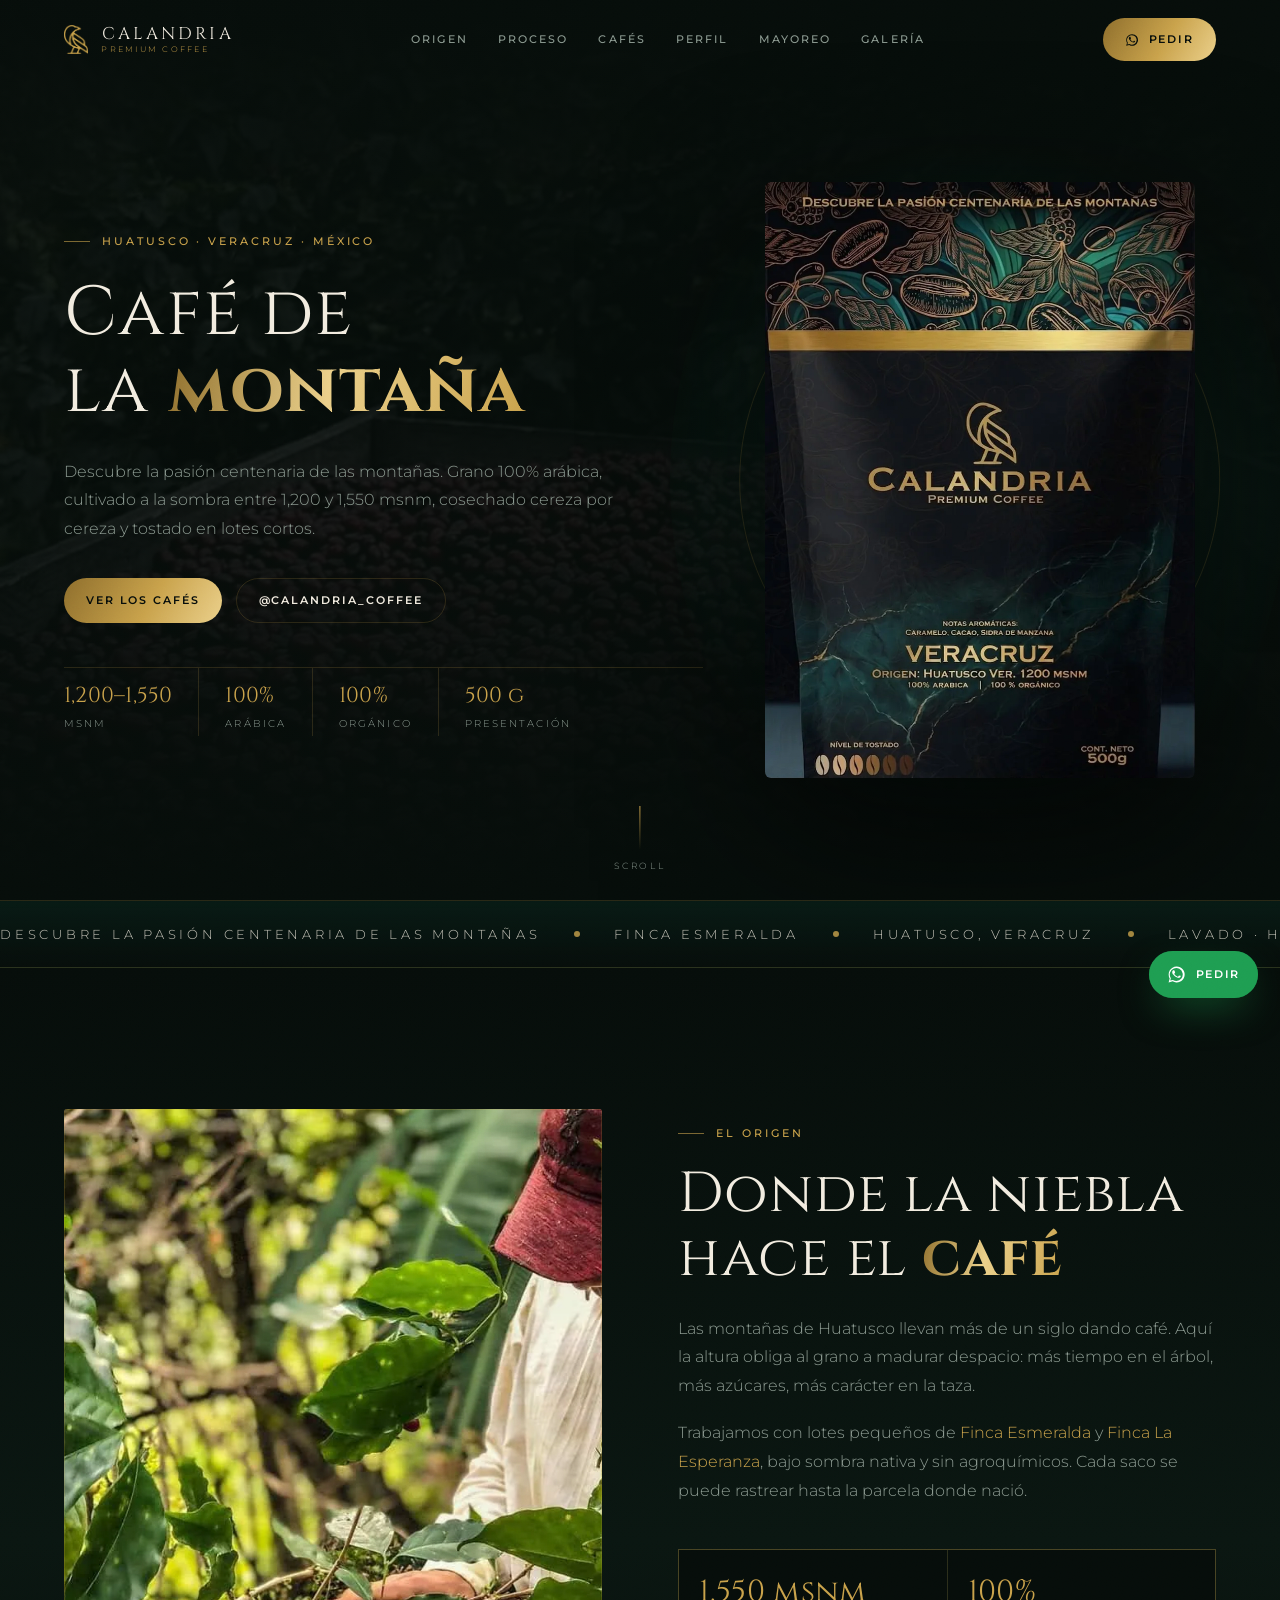
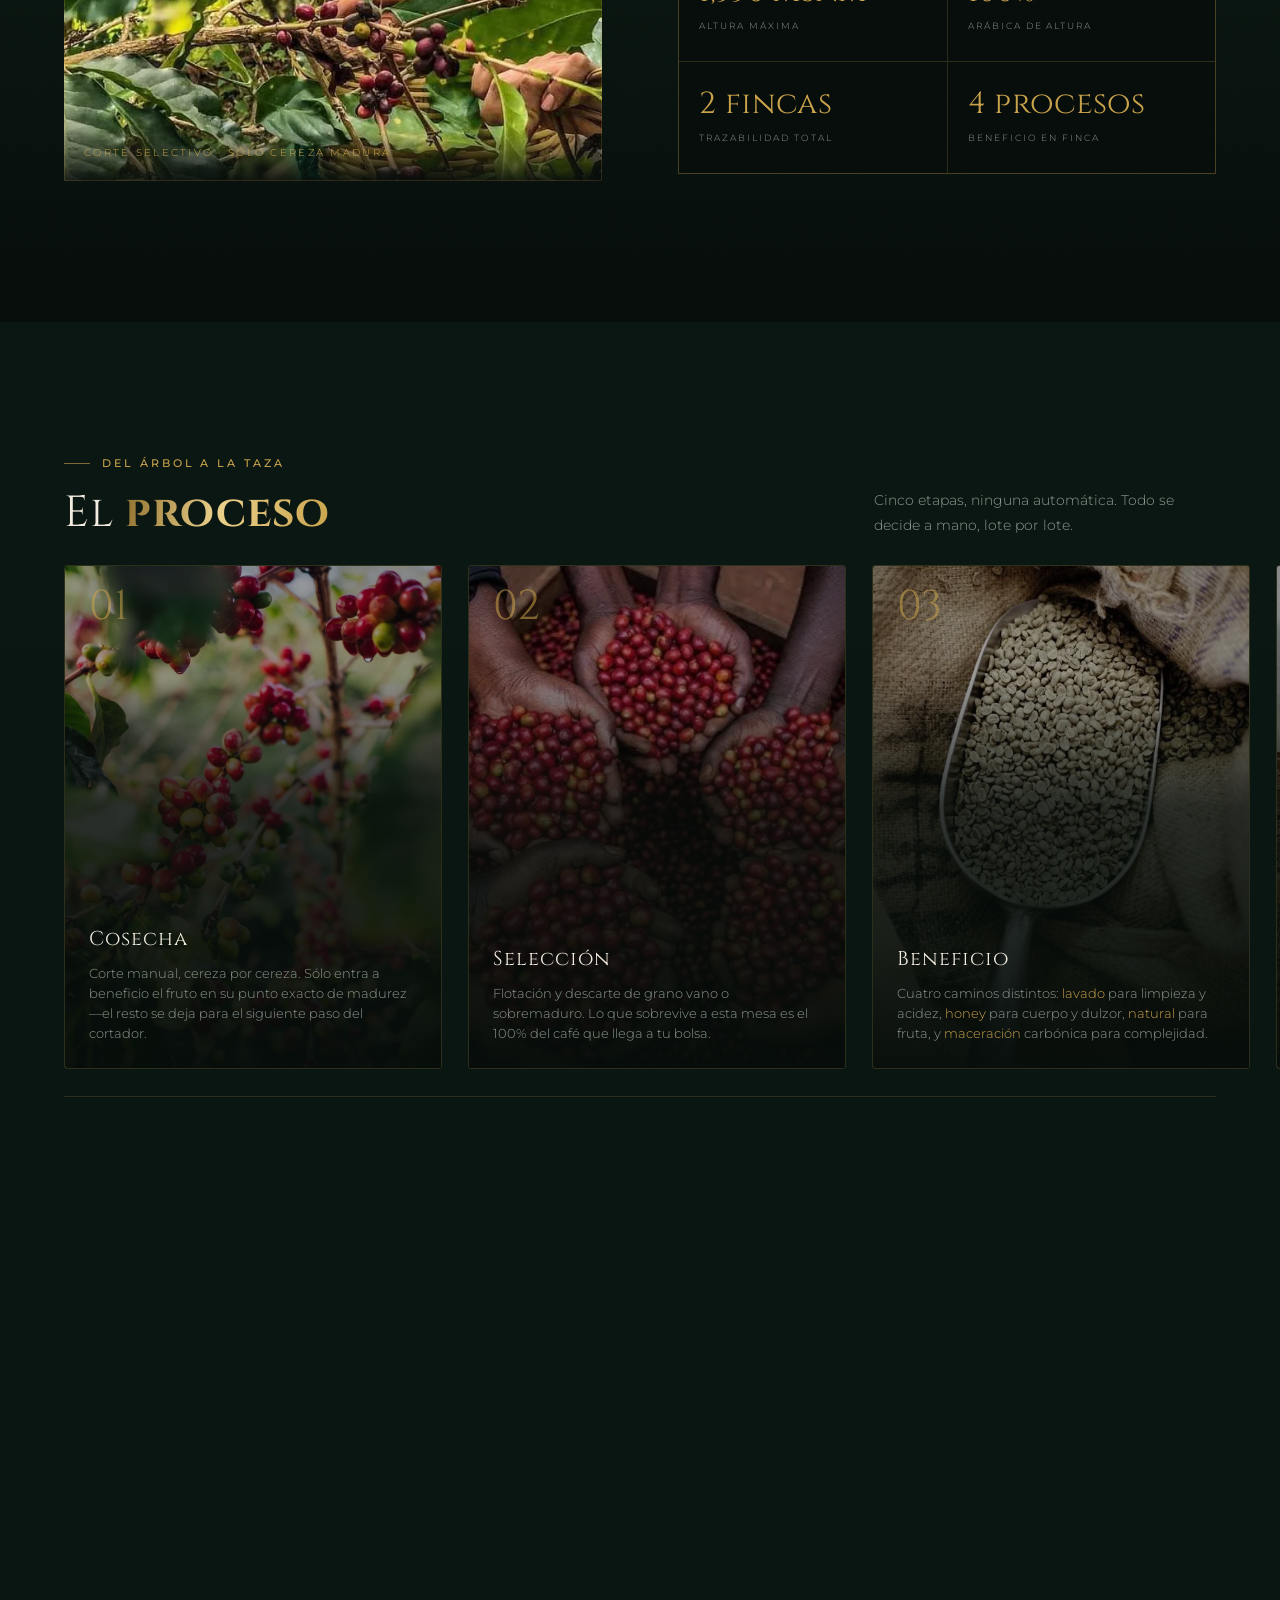
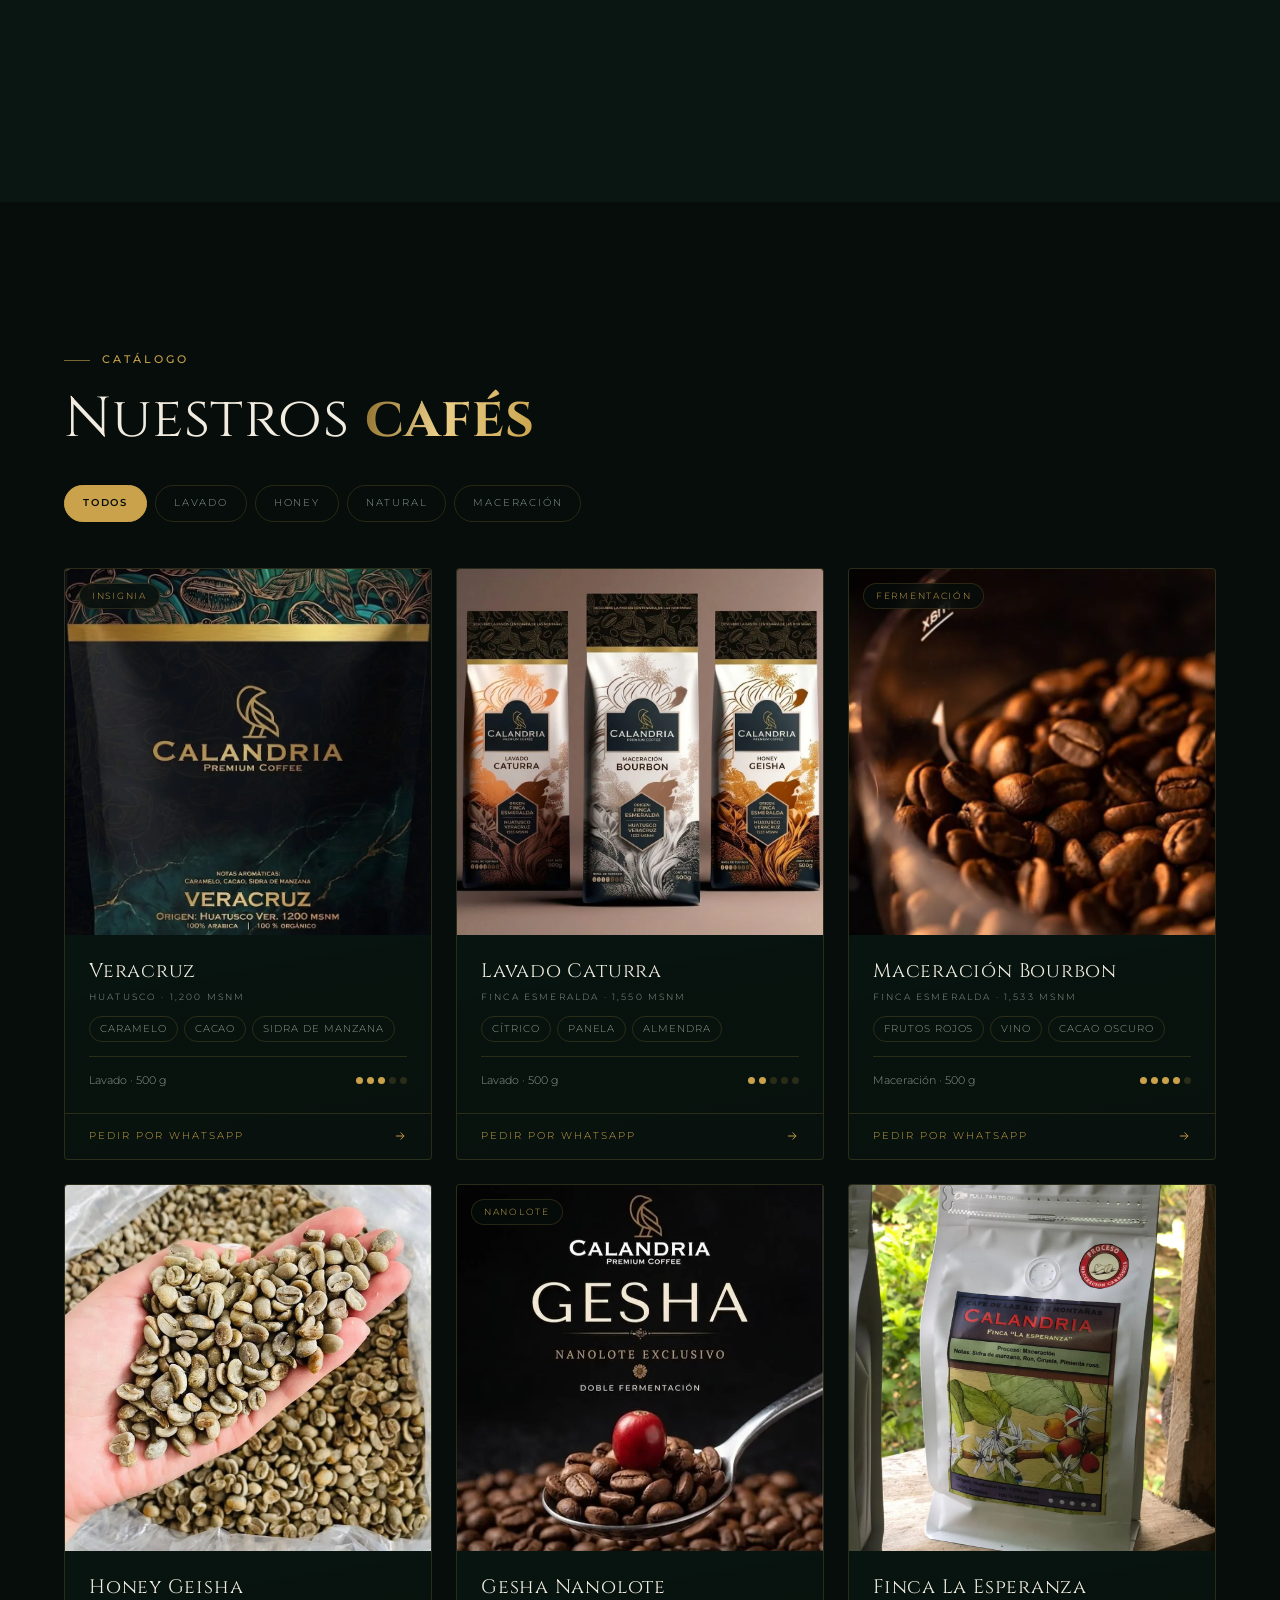
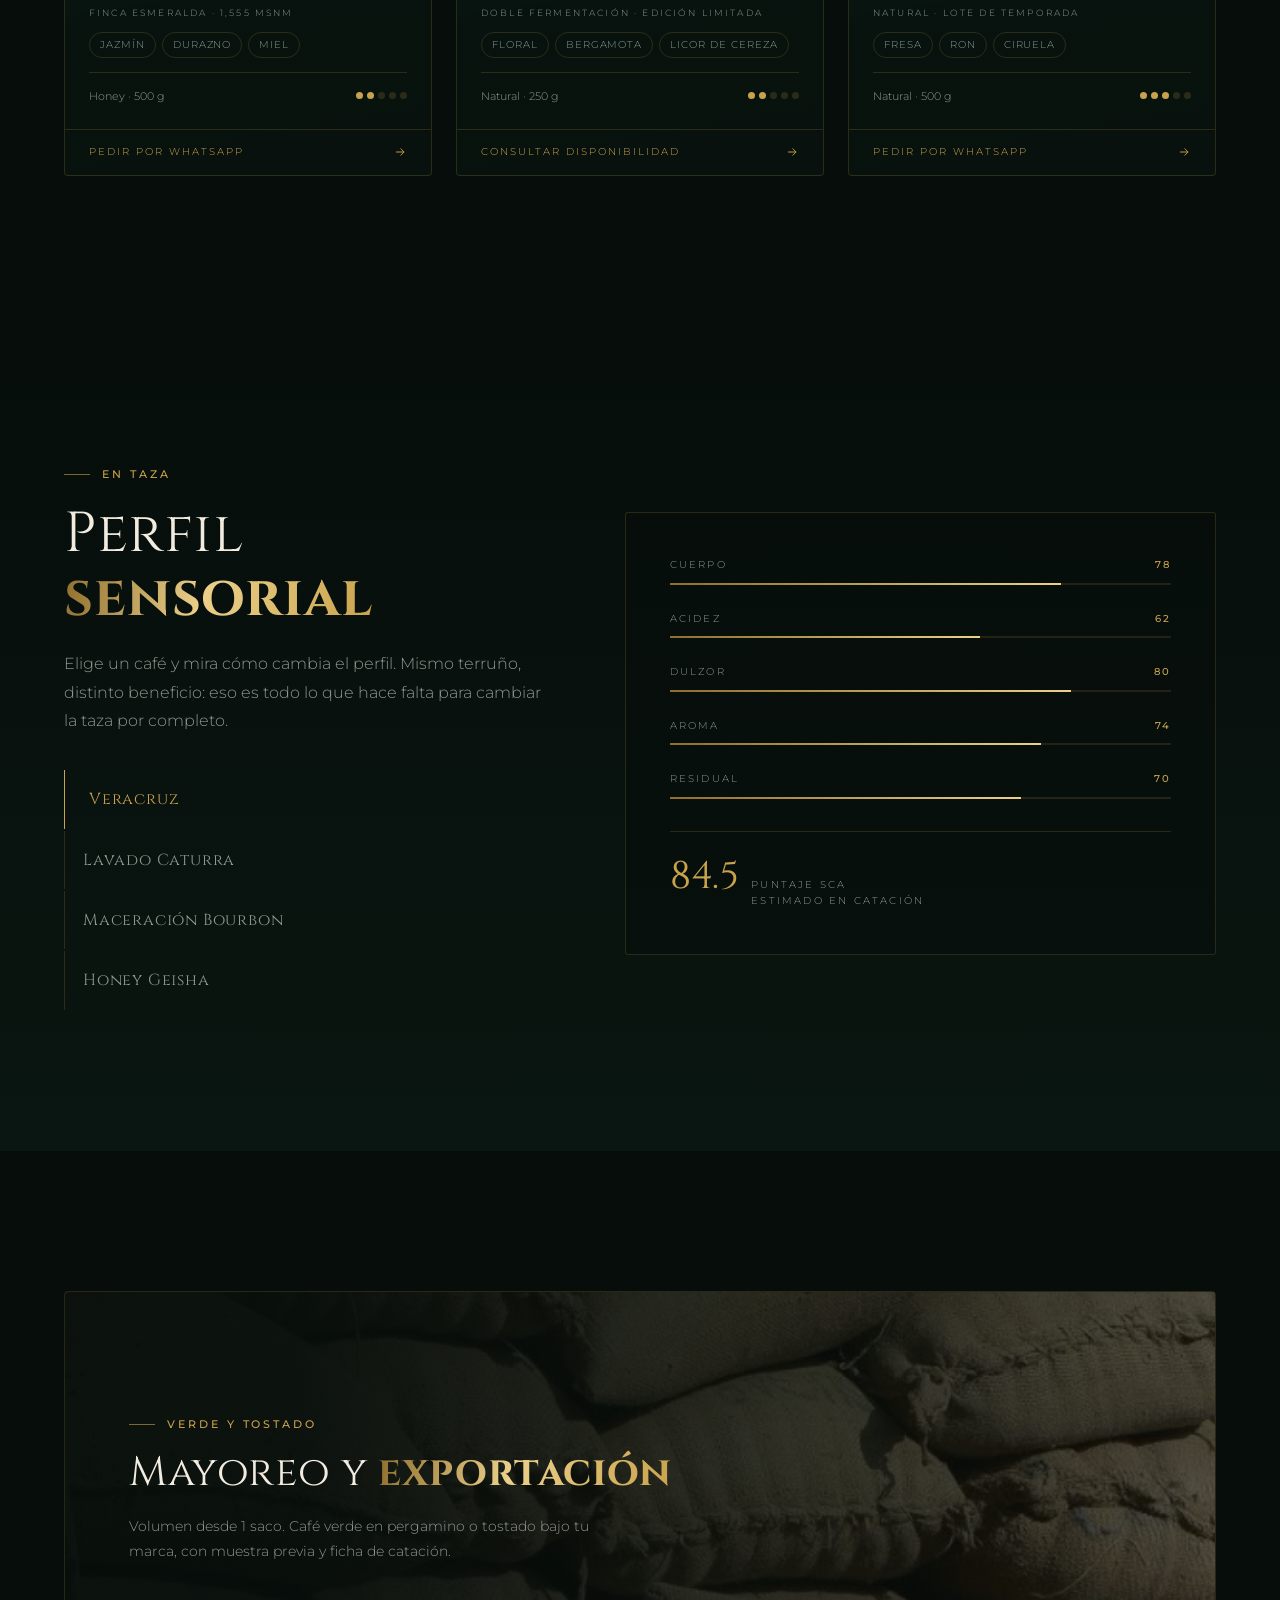
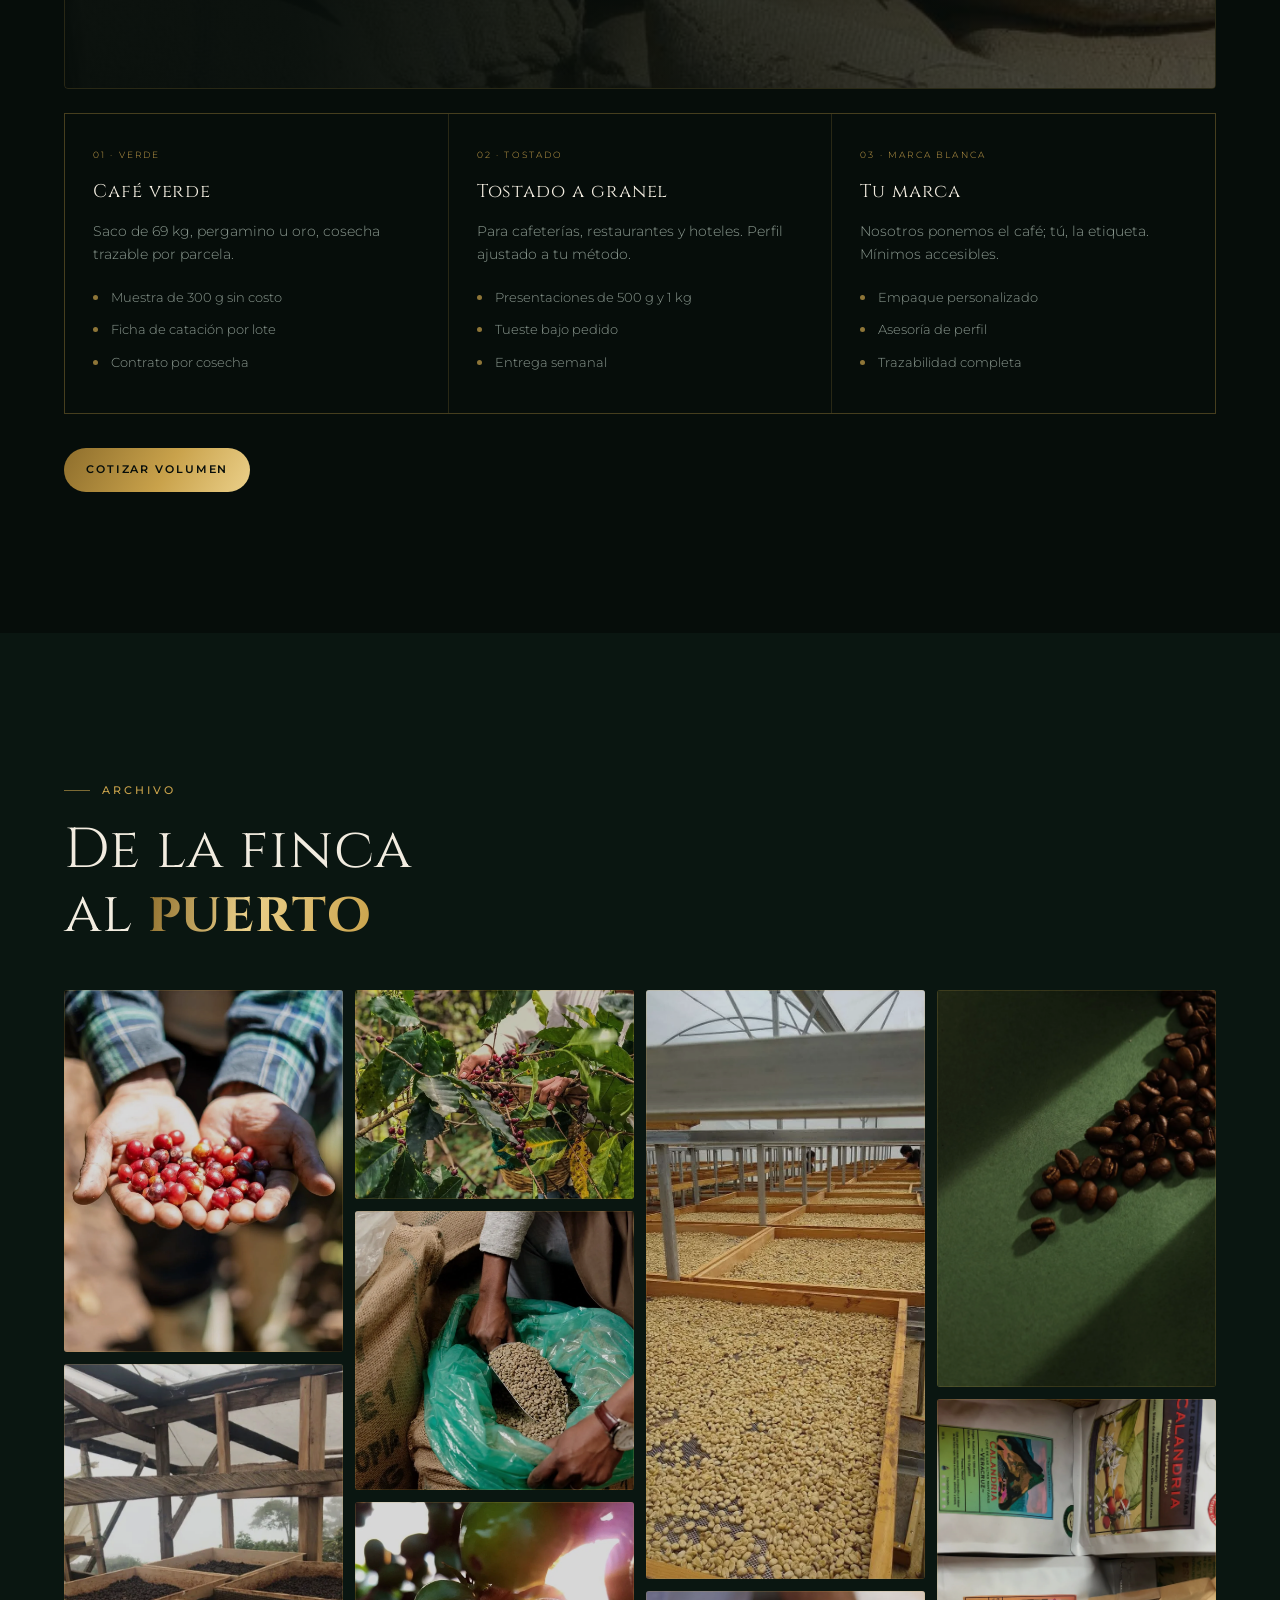
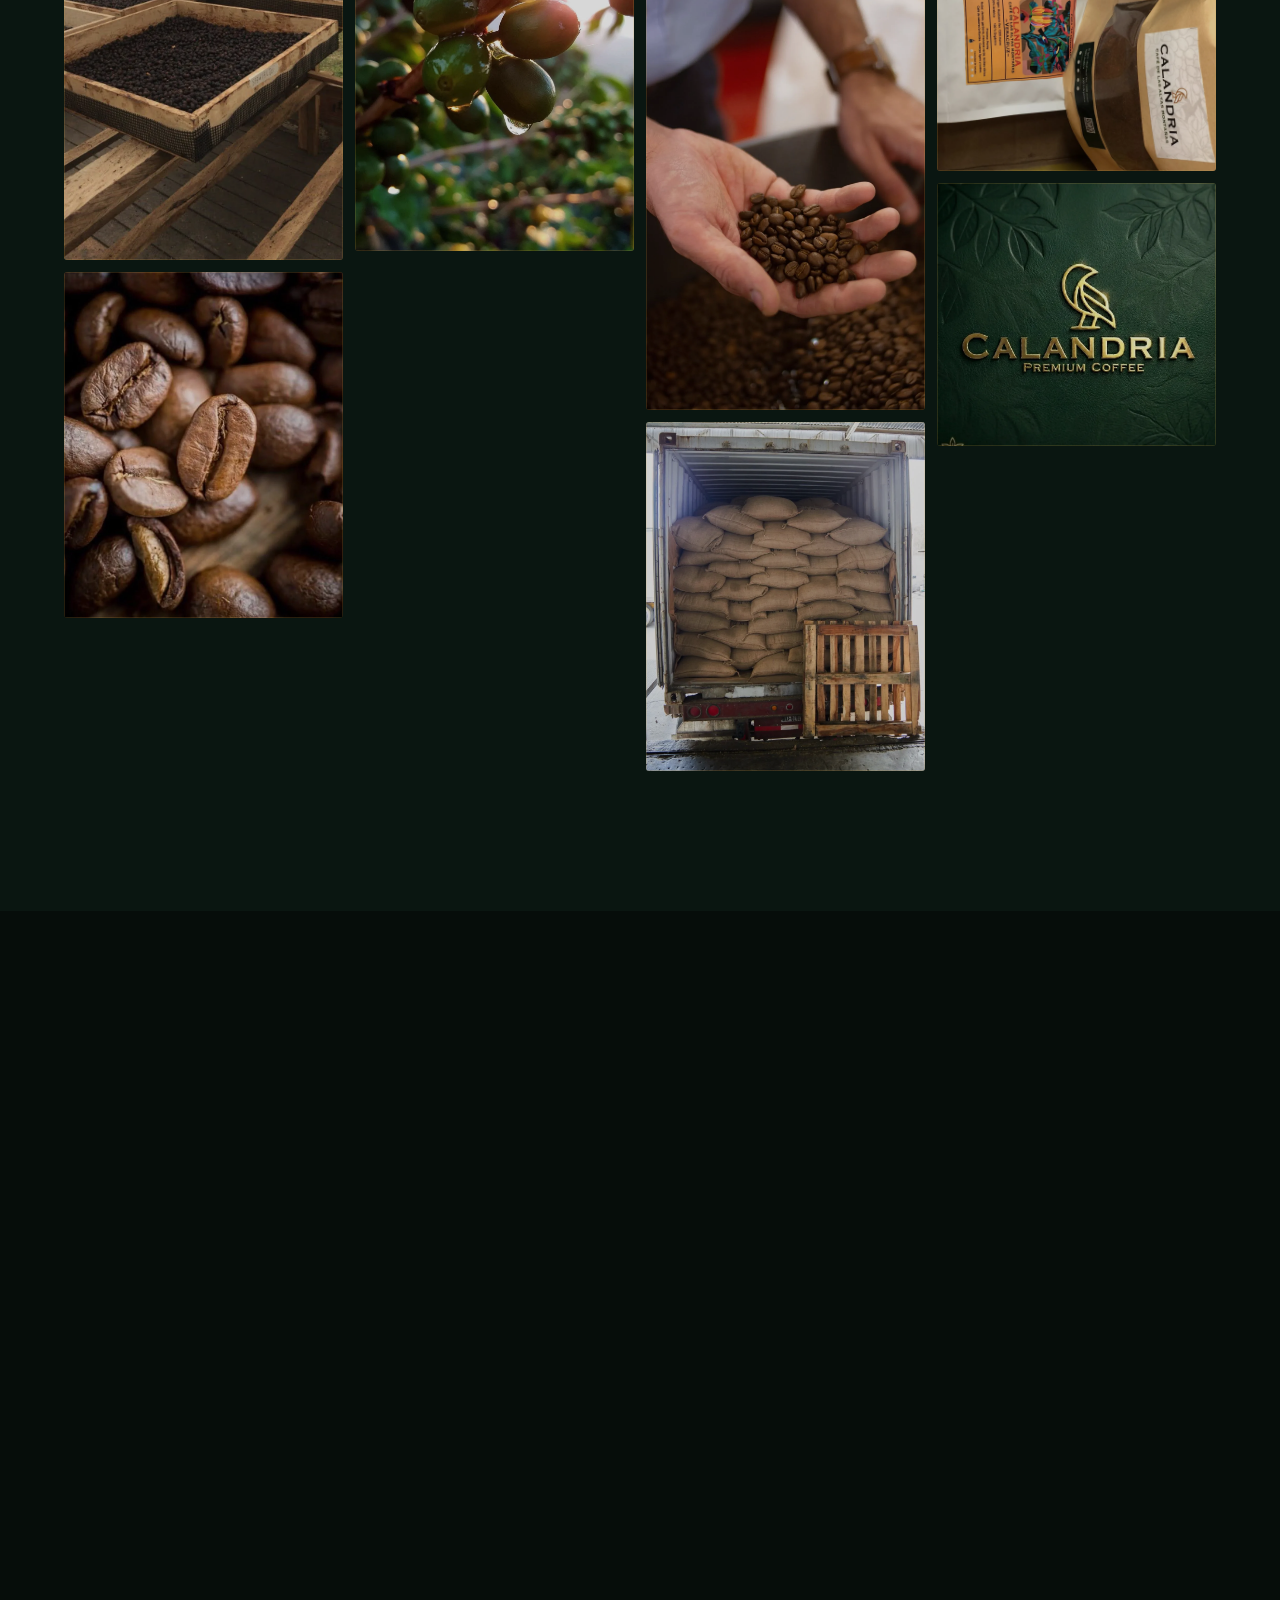
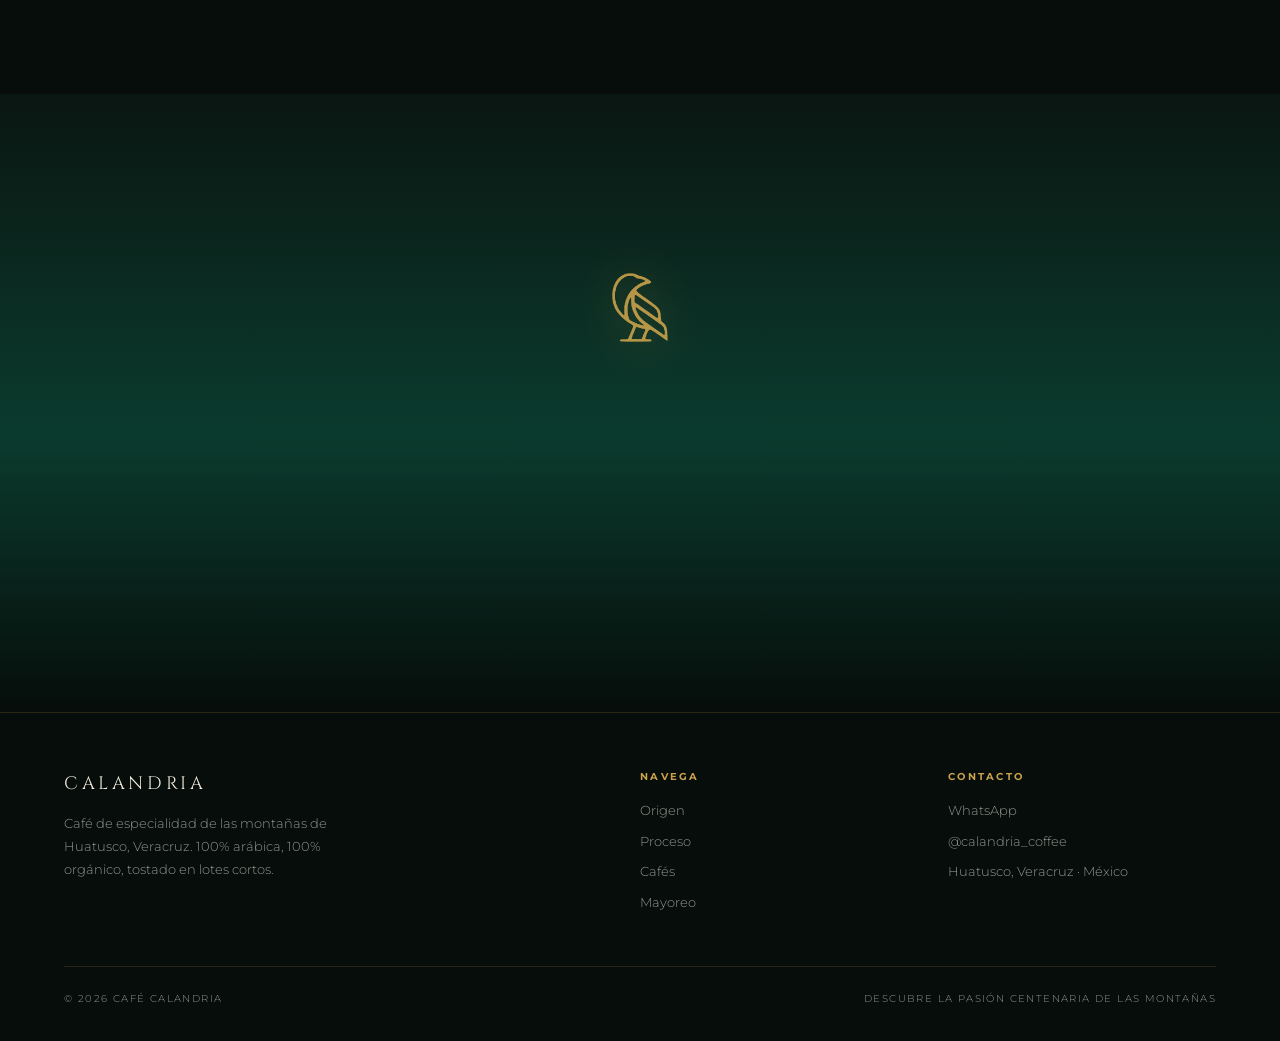
<file: index.html>
<!DOCTYPE html>
<html lang="es">
<head>
<meta charset="UTF-8">
<meta name="viewport" content="width=device-width, initial-scale=1">
<title>Café Calandria — Café de la montaña · Huatusco, Veracruz</title>
<meta name="description" content="Café Calandria. Café de especialidad 100% arábica y orgánico, cultivado entre 1,200 y 1,550 msnm en las montañas de Huatusco, Veracruz. Lavado, honey, natural y maceración. Pide por WhatsApp.">
<meta name="theme-color" content="#060D0A">
<link rel="icon" type="image/png" href="favicon.png">
<link rel="apple-touch-icon" href="favicon.png">
<link rel="canonical" href="https://calandria.coffee/">

<!-- Open Graph -->
<meta property="og:type" content="website">
<meta property="og:locale" content="es_MX">
<meta property="og:site_name" content="Café Calandria">
<meta property="og:title" content="Café Calandria — Café de la montaña">
<meta property="og:description" content="Descubre la pasión centenaria de las montañas. Café de origen de Huatusco, Veracruz. 100% arábica, 100% orgánico.">
<meta property="og:image" content="bolsa-veracruz.webp">
<meta name="twitter:card" content="summary_large_image">

<link rel="preconnect" href="https://fonts.googleapis.com">
<link rel="preconnect" href="https://fonts.gstatic.com" crossorigin>
<link href="https://fonts.googleapis.com/css2?family=Cinzel:wght@400;500;600;700&family=Montserrat:wght@200;300;400;500;600&display=swap" rel="stylesheet">

<script type="application/ld+json">
{
  "@context":"https://schema.org",
  "@type":"Organization",
  "name":"Café Calandria",
  "alternateName":"Calandria Premium Coffee",
  "description":"Café de especialidad 100% arábica y orgánico de Huatusco, Veracruz.",
  "logo":"calandria-bird.png",
  "image":"bolsa-veracruz.webp",
  "sameAs":["https://www.instagram.com/calandria_coffee"],
  "address":{"@type":"PostalAddress","addressRegion":"Veracruz","addressLocality":"Huatusco","addressCountry":"MX"}
}
</script>

<style>
/* ═══════════════════════════ TOKENS ═══════════════════════════ */
:root{
  --night:#060D0A;
  --ink:#0A1611;
  --deep:#0B3B2E;
  --emerald:#12523F;
  --gold:#C9A24B;
  --gold-lt:#EBD08A;
  --gold-dk:#8E6E2C;
  --bone:#F2ECE0;
  --ash:#8C9A91;
  --cherry:#A6322E;
  --hair:rgba(201,162,75,.18);

  /* Cinzel = capitulares romanas del logotipo (equivalente libre de Trajan)
     Montserrat = sans geométrico del empaque ("PREMIUM COFFEE") */
  --serif:"Cinzel",Georgia,serif;
  --sans:"Montserrat",system-ui,-apple-system,sans-serif;

  --pad:clamp(20px,5vw,84px);
  --ease:cubic-bezier(.22,1,.36,1);
  --ease-io:cubic-bezier(.65,0,.35,1);
}
*{margin:0;padding:0;box-sizing:border-box}
html{scroll-behavior:smooth;-webkit-text-size-adjust:100%}
body{
  background:var(--night);color:var(--bone);
  font-family:var(--sans);font-weight:300;font-size:16px;line-height:1.65;
  -webkit-font-smoothing:antialiased;overflow-x:hidden;
}
body.lock{overflow:hidden}
img{max-width:100%;display:block}
a{color:inherit;text-decoration:none}
button{font:inherit;color:inherit;background:none;border:none;cursor:pointer}
:focus-visible{outline:2px solid var(--gold);outline-offset:4px;border-radius:2px}
::selection{background:var(--gold);color:var(--night)}

/* grano de película */
.grain{
  position:fixed;inset:-150%;z-index:9990;pointer-events:none;opacity:.045;mix-blend-mode:overlay;
  background-image:url("data:image/svg+xml;utf8,<svg xmlns='http://www.w3.org/2000/svg' width='140' height='140'><filter id='n'><feTurbulence type='fractalNoise' baseFrequency='.8' numOctaves='4'/></filter><rect width='140' height='140' filter='url(%23n)'/></svg>");
  animation:grain 7s steps(7) infinite;
}
@keyframes grain{
  0%{transform:translate(0,0)}14%{transform:translate(-3%,2%)}28%{transform:translate(2%,-3%)}
  42%{transform:translate(-2%,-2%)}57%{transform:translate(3%,1%)}71%{transform:translate(-1%,3%)}
  85%{transform:translate(2%,2%)}100%{transform:translate(0,0)}
}

/* ═══════════════════════════ TIPOGRAFÍA ═══════════════════════════ */
.eyebrow{
  font-family:var(--sans);font-weight:500;font-size:10.5px;letter-spacing:.28em;text-transform:uppercase;
  color:var(--gold);display:inline-flex;align-items:center;gap:12px;
}
.eyebrow::before{content:"";width:26px;height:1px;background:var(--gold);opacity:.6}
h2.title{
  font-family:var(--serif);font-weight:400;font-size:clamp(1.9rem,4.4vw,4rem);
  line-height:1.14;letter-spacing:.015em;
}
h2.title em{font-style:normal;font-weight:700;background:linear-gradient(100deg,var(--gold-dk),var(--gold-lt) 45%,var(--gold));-webkit-background-clip:text;background-clip:text;color:transparent}
.lede{max-width:52ch;color:var(--ash);font-size:clamp(1rem,1.25vw,1.09rem);line-height:1.8}
.gold{color:var(--gold)}
.hr{height:1px;background:linear-gradient(90deg,var(--hair),transparent)}

/* ═══════════════════════════ LOADER ═══════════════════════════ */
#loader{
  position:fixed;inset:0;z-index:9999;background:var(--night);
  display:flex;flex-direction:column;align-items:center;justify-content:center;gap:26px;
  transition:opacity .9s var(--ease),visibility .9s;
}
#loader.done{opacity:0;visibility:hidden}
#loader .bird{width:78px;filter:drop-shadow(0 0 22px rgba(201,162,75,.35));
  animation:pulse 2.2s var(--ease) infinite;}
@keyframes pulse{0%,100%{transform:translateY(0) scale(1);opacity:.9}50%{transform:translateY(-8px) scale(1.03);opacity:1}}
#loader .word{font-family:var(--serif);font-size:clamp(1.5rem,4.4vw,2.3rem);letter-spacing:.24em;
  text-indent:.24em;color:var(--bone);font-weight:400}
#loader .sub{font-family:var(--sans);font-size:9.5px;font-weight:300;letter-spacing:.4em;text-transform:uppercase;color:var(--gold);text-indent:.4em}
#loader .bar{width:min(240px,52vw);height:1px;background:rgba(201,162,75,.18);overflow:hidden;margin-top:6px}
#loader .bar i{display:block;height:100%;width:0;background:var(--gold);transition:width .3s linear}

/* ═══════════════════════════ CURSOR ═══════════════════════════ */
#cur{position:fixed;top:0;left:0;width:9px;height:9px;border-radius:50%;background:var(--gold);
  z-index:9995;pointer-events:none;mix-blend-mode:difference;transition:transform .18s var(--ease),opacity .3s;opacity:0}
#curRing{position:fixed;top:0;left:0;width:38px;height:38px;border:1px solid rgba(201,162,75,.5);border-radius:50%;
  z-index:9994;pointer-events:none;transition:transform .45s var(--ease),width .3s,height .3s,opacity .3s,border-color .3s;opacity:0}
body.hovering #curRing{width:64px;height:64px;border-color:var(--gold);background:rgba(201,162,75,.07)}
@media (hover:none),(pointer:coarse){#cur,#curRing{display:none}}

/* ═══════════════════════════ PROGRESO ═══════════════════════════ */
#prog{position:fixed;top:0;left:0;height:2px;width:0;z-index:80;
  background:linear-gradient(90deg,var(--gold-dk),var(--gold-lt));box-shadow:0 0 12px rgba(201,162,75,.6)}

/* ═══════════════════════════ NAV ═══════════════════════════ */
header{
  position:fixed;top:0;left:0;right:0;z-index:70;display:flex;align-items:center;justify-content:space-between;
  padding:18px var(--pad);transition:background .5s,backdrop-filter .5s,padding .5s,border-color .5s;
  border-bottom:1px solid transparent;
}
header.stuck{background:rgba(6,13,10,.78);backdrop-filter:blur(16px) saturate(1.2);border-color:var(--hair);padding:11px var(--pad)}
.brand{display:flex;align-items:center;gap:11px}
.brand img{width:24px;height:auto;flex:none}
.brand .bn{font-family:var(--serif);font-size:17px;letter-spacing:.18em;text-indent:.18em;font-weight:400;line-height:1}
.brand .bs{display:block;font-family:var(--sans);font-size:7.5px;font-weight:300;letter-spacing:.3em;color:var(--gold);text-transform:uppercase;margin-top:4px;text-indent:.3em}
nav.links{display:flex;gap:30px;font-size:10.5px;font-weight:500;letter-spacing:.2em;text-transform:uppercase}
nav.links a{position:relative;padding:5px 0;color:var(--ash);transition:color .35s}
nav.links a::after{content:"";position:absolute;left:0;bottom:0;height:1px;width:0;background:var(--gold);transition:width .4s var(--ease)}
nav.links a:hover{color:var(--bone)}
nav.links a:hover::after{width:100%}
.navtools{display:flex;align-items:center;gap:14px}

.btn{
  display:inline-flex;align-items:center;gap:10px;position:relative;overflow:hidden;
  background:linear-gradient(120deg,var(--gold-dk),var(--gold) 55%,var(--gold-lt));color:var(--night);
  padding:13px 22px;border-radius:999px;font-weight:600;font-size:10.5px;letter-spacing:.18em;text-transform:uppercase;
  transition:transform .4s var(--ease),box-shadow .4s;white-space:nowrap;
}
.btn svg{width:14px;height:14px;fill:currentColor}
.btn:hover{transform:translateY(-2px);box-shadow:0 12px 34px -10px rgba(201,162,75,.55)}
.btn.ghost{background:none;border:1px solid var(--hair);color:var(--bone)}
.btn.ghost:hover{border-color:var(--gold);color:var(--gold);box-shadow:none}
.burger{display:none;width:26px;height:14px;position:relative}
.burger i{position:absolute;left:0;width:100%;height:1px;background:var(--bone);transition:.4s var(--ease)}
.burger i:nth-child(1){top:0}.burger i:nth-child(2){bottom:0}
body.menu .burger i:nth-child(1){top:6px;transform:rotate(45deg)}
body.menu .burger i:nth-child(2){bottom:7px;transform:rotate(-45deg)}

#drawer{
  position:fixed;inset:0;z-index:65;background:var(--ink);display:flex;flex-direction:column;
  align-items:center;justify-content:center;gap:6px;
  clip-path:circle(0% at 100% 0);transition:clip-path .8s var(--ease);
}
body.menu #drawer{clip-path:circle(150% at 100% 0)}
#drawer a{font-family:var(--serif);font-size:clamp(1.5rem,6.5vw,2.6rem);font-weight:400;color:var(--bone);
  letter-spacing:.06em;padding:6px 0;opacity:0;transform:translateY(20px);transition:.6s var(--ease)}
#drawer a:hover{color:var(--gold);letter-spacing:.12em}
body.menu #drawer a{opacity:1;transform:none}
body.menu #drawer a:nth-child(1){transition-delay:.2s}
body.menu #drawer a:nth-child(2){transition-delay:.27s}
body.menu #drawer a:nth-child(3){transition-delay:.34s}
body.menu #drawer a:nth-child(4){transition-delay:.41s}
body.menu #drawer a:nth-child(5){transition-delay:.48s}
body.menu #drawer a:nth-child(6){transition-delay:.55s}

/* ═══════════════════════════ HERO ═══════════════════════════ */
#hero{position:relative;min-height:100svh;display:flex;align-items:center;overflow:hidden;padding:120px var(--pad) 60px}
.hero-bg{position:absolute;inset:0;z-index:0}
.hero-bg img{width:100%;height:120%;object-fit:cover;object-position:center 40%;opacity:.42;filter:saturate(.85) contrast(1.05)}
.hero-bg::after{content:"";position:absolute;inset:0;
  background:radial-gradient(120% 90% at 20% 50%,rgba(6,13,10,.72) 0%,rgba(6,13,10,.94) 55%,var(--night) 100%),
             linear-gradient(180deg,rgba(6,13,10,.9) 0%,transparent 25%,transparent 60%,var(--night) 100%)}
.hero-inner{position:relative;z-index:2;display:grid;grid-template-columns:1.15fr .85fr;gap:40px;align-items:center;width:100%;max-width:1500px;margin:0 auto}
.hero-copy h1{
  font-family:var(--serif);font-weight:400;font-size:clamp(2.2rem,5.4vw,5rem);line-height:1.12;letter-spacing:.02em;margin:24px 0 28px;
}
.hero-copy h1 .l{display:block;overflow:hidden}
.hero-copy h1 .l span{display:block;transform:translateY(105%);animation:rise 1.1s var(--ease) forwards}
.hero-copy h1 .l:nth-child(1) span{animation-delay:.15s}
.hero-copy h1 .l:nth-child(2) span{animation-delay:.28s}
.hero-copy h1 .l:nth-child(3) span{animation-delay:.41s}
@keyframes rise{to{transform:none}}
.hero-copy h1 em{font-style:normal;font-weight:700;
  background:linear-gradient(100deg,var(--gold-dk),var(--gold-lt) 45%,var(--gold));-webkit-background-clip:text;background-clip:text;color:transparent}
.hero-copy .lede{margin-bottom:34px;opacity:0;animation:fadeUp .9s var(--ease) .7s forwards}
.hero-cta{display:flex;gap:14px;flex-wrap:wrap;opacity:0;animation:fadeUp .9s var(--ease) .85s forwards}
.hero-tags{display:flex;gap:0;flex-wrap:wrap;margin-top:44px;border-top:1px solid var(--hair);opacity:0;animation:fadeUp .9s var(--ease) 1s forwards}
.hero-tags div{padding:16px 26px 0 0;margin-right:26px;border-right:1px solid var(--hair)}
.hero-tags div:last-child{border:none}
.hero-tags b{display:block;font-family:var(--serif);font-size:1.35rem;color:var(--gold);font-weight:400;line-height:1.15;letter-spacing:.01em}
.hero-tags small{font-size:9.5px;letter-spacing:.22em;text-transform:uppercase;color:var(--ash)}
@keyframes fadeUp{from{opacity:0;transform:translateY(24px)}to{opacity:1;transform:none}}

.hero-pack{position:relative;justify-self:center;opacity:0;animation:fadeUp 1.4s var(--ease) .5s forwards}
.hero-pack img{width:min(430px,80vw);filter:drop-shadow(0 50px 80px rgba(0,0,0,.7));border-radius:6px}
.hero-pack::before{content:"";position:absolute;inset:-16% -22%;border-radius:50%;z-index:-1;
  background:radial-gradient(circle,rgba(201,162,75,.22) 0%,rgba(18,82,63,.14) 45%,transparent 70%);
  animation:halo 6s ease-in-out infinite}
@keyframes halo{0%,100%{transform:scale(1);opacity:.85}50%{transform:scale(1.08);opacity:1}}
.hero-pack .ring{position:absolute;top:50%;left:50%;width:112%;padding-bottom:112%;transform:translate(-50%,-50%);
  border:1px solid var(--hair);border-radius:50%;z-index:-1;animation:spin 34s linear infinite}
.hero-pack .ring::after{content:"";position:absolute;top:-3px;left:50%;width:5px;height:5px;border-radius:50%;background:var(--gold);box-shadow:0 0 12px var(--gold)}
@keyframes spin{to{transform:translate(-50%,-50%) rotate(360deg)}}

.scrollcue{position:absolute;bottom:26px;left:50%;transform:translateX(-50%);z-index:3;display:flex;flex-direction:column;
  align-items:center;gap:9px;font-size:9px;letter-spacing:.3em;text-transform:uppercase;color:var(--ash)}
.scrollcue i{display:block;width:1px;height:44px;background:linear-gradient(var(--gold),transparent);animation:drop 2s var(--ease) infinite}
@keyframes drop{0%{transform:scaleY(0);transform-origin:top}50%{transform:scaleY(1);transform-origin:top}
  51%{transform:scaleY(1);transform-origin:bottom}100%{transform:scaleY(0);transform-origin:bottom}}

/* ═══════════════════════════ MARQUEE ═══════════════════════════ */
.marquee{position:relative;overflow:hidden;padding:22px 0;border-top:1px solid var(--hair);border-bottom:1px solid var(--hair);
  background:linear-gradient(180deg,rgba(11,59,46,.28),rgba(6,13,10,0))}
.marquee .row{display:flex;gap:34px;width:max-content;animation:slide 42s linear infinite}
.marquee span{font-family:var(--sans);font-weight:300;font-size:clamp(.72rem,1.05vw,.88rem);letter-spacing:.28em;
  text-transform:uppercase;color:var(--bone);display:flex;align-items:center;gap:34px;white-space:nowrap;opacity:.8}
.marquee span::after{content:"";width:6px;height:6px;border-radius:50%;background:var(--gold);flex:none}
@keyframes slide{to{transform:translateX(-50%)}}
.marquee:hover .row{animation-play-state:paused}

/* ═══════════════════════════ SECCIONES ═══════════════════════════ */
section{position:relative;padding:clamp(80px,11vw,160px) var(--pad)}
.wrap{max-width:1400px;margin:0 auto}
.rv{opacity:0;transform:translateY(38px);transition:opacity 1s var(--ease),transform 1s var(--ease)}
.rv.in{opacity:1;transform:none}
.rv[data-d="1"]{transition-delay:.1s}.rv[data-d="2"]{transition-delay:.2s}
.rv[data-d="3"]{transition-delay:.3s}.rv[data-d="4"]{transition-delay:.4s}
.rv[data-d="5"]{transition-delay:.5s}.rv[data-d="6"]{transition-delay:.6s}

/* ── ORIGEN ── */
#origen{background:linear-gradient(180deg,var(--night),var(--ink) 60%,var(--night))}
.origen-grid{display:grid;grid-template-columns:1fr 1fr;gap:clamp(36px,6vw,90px);align-items:center}
.frame{position:relative;overflow:hidden;border-radius:3px}
.frame img{width:100%;height:100%;object-fit:cover;transform:scale(1.12);transition:transform 1.6s var(--ease)}
.frame.in img{transform:scale(1)}
.frame::after{content:"";position:absolute;inset:0;box-shadow:inset 0 0 0 1px var(--hair);pointer-events:none}
.frame.tall{aspect-ratio:4/5}
.frame .cap{position:absolute;left:0;bottom:0;right:0;padding:20px;background:linear-gradient(transparent,rgba(6,13,10,.92));
  font-size:9.5px;letter-spacing:.24em;text-transform:uppercase;color:var(--gold)}
.stats{display:grid;grid-template-columns:repeat(2,1fr);gap:1px;margin-top:44px;background:var(--hair);border:1px solid var(--hair)}
.stats div{background:var(--night);padding:24px 20px}
.stats b{display:block;font-family:var(--serif);font-size:clamp(1.3rem,2.4vw,1.9rem);font-weight:400;color:var(--gold);line-height:1.2;letter-spacing:.01em}
.stats small{font-size:9px;letter-spacing:.22em;text-transform:uppercase;color:var(--ash)}

/* ── PROCESO (scroll horizontal) ── */
#proceso-wrap{height:520vh;position:relative;background:var(--ink)}
#proceso{position:sticky;top:0;height:100svh;overflow:hidden;display:flex;flex-direction:column;justify-content:center;padding:0}
.proc-head{padding:0 var(--pad);margin-bottom:clamp(20px,3vh,36px);display:flex;justify-content:space-between;align-items:flex-end;gap:20px;flex-wrap:wrap}
.proc-head h2.title{font-size:clamp(1.7rem,3.4vw,2.8rem)}
.proc-track{display:flex;gap:26px;padding:0 var(--pad);will-change:transform}
.proc-card{position:relative;flex:none;height:min(56svh,520px);width:auto;aspect-ratio:3/4;
  max-width:min(420px,80vw);overflow:hidden;border-radius:3px;border:1px solid var(--hair)}
.proc-card img{position:absolute;inset:0;width:100%;height:100%;object-fit:cover;transition:transform 1s var(--ease);filter:brightness(.62) saturate(.95)}
.proc-card:hover img{transform:scale(1.06);filter:brightness(.75)}
.proc-card .body{position:relative;z-index:2;height:100%;display:flex;flex-direction:column;justify-content:flex-end;padding:24px;
  background:linear-gradient(transparent 22%,rgba(6,13,10,.72) 48%,rgba(6,13,10,.96))}
.proc-card .n{position:absolute;top:20px;left:24px;z-index:2;font-family:var(--serif);font-size:2.6rem;font-weight:400;color:var(--gold);opacity:.55;line-height:1}
.proc-card h3{font-family:var(--serif);font-size:1.25rem;font-weight:400;letter-spacing:.05em;margin-bottom:9px}
.proc-card p{font-size:12.5px;color:var(--ash);line-height:1.6}
.proc-bar{height:1px;background:var(--hair);margin:clamp(20px,3vh,34px) var(--pad) 0;position:relative}
.proc-bar i{position:absolute;top:0;left:0;height:100%;width:0;background:var(--gold)}

/* ── CAFÉS ── */
#cafes{background:var(--night)}
.filters{display:flex;gap:8px;flex-wrap:wrap;margin:34px 0 46px}
.filters button{border:1px solid var(--hair);border-radius:999px;padding:9px 18px;font-size:10px;letter-spacing:.18em;
  text-transform:uppercase;color:var(--ash);transition:.35s}
.filters button:hover{color:var(--bone);border-color:var(--gold)}
.filters button.on{background:var(--gold);border-color:var(--gold);color:var(--night);font-weight:600}
.cards{display:grid;grid-template-columns:repeat(auto-fill,minmax(290px,1fr));gap:24px}
.card{position:relative;background:linear-gradient(170deg,rgba(18,82,63,.16),rgba(10,22,17,.5));
  border:1px solid var(--hair);border-radius:4px;overflow:hidden;transition:.6s var(--ease);display:flex;flex-direction:column}
.card::before{content:"";position:absolute;inset:0;opacity:0;transition:opacity .6s;pointer-events:none;
  background:radial-gradient(70% 50% at 50% 0%,rgba(201,162,75,.16),transparent 70%)}
.card:hover{transform:translateY(-6px);border-color:rgba(201,162,75,.45);box-shadow:0 30px 60px -30px rgba(0,0,0,.9)}
.card:hover::before{opacity:1}
.card.hide{display:none}
.card .pic{position:relative;aspect-ratio:1/1;overflow:hidden;background:var(--ink)}
.card .pic img{width:100%;height:100%;object-fit:cover;transition:transform 1.1s var(--ease)}
.card:hover .pic img{transform:scale(1.07)}
.card .badge{position:absolute;top:14px;left:14px;z-index:2;background:rgba(6,13,10,.8);backdrop-filter:blur(6px);
  border:1px solid var(--hair);border-radius:999px;padding:5px 12px;font-size:8.5px;letter-spacing:.2em;text-transform:uppercase;color:var(--gold)}
.card .info{padding:24px;display:flex;flex-direction:column;gap:14px;flex:1}
.card h3{font-family:var(--serif);font-size:1.22rem;font-weight:400;line-height:1.25;letter-spacing:.04em}
.card h3 small{display:block;font-family:var(--sans);font-weight:300;font-size:9px;letter-spacing:.24em;text-transform:uppercase;color:var(--ash);margin-top:8px}
.notes{display:flex;gap:6px;flex-wrap:wrap}
.notes i{font-style:normal;font-size:9.5px;letter-spacing:.1em;text-transform:uppercase;color:var(--ash);
  border:1px solid var(--hair);border-radius:999px;padding:4px 10px}
.meta{display:flex;justify-content:space-between;align-items:center;font-size:11px;color:var(--ash);
  border-top:1px solid var(--hair);padding-top:14px;margin-top:auto}
.roast{display:flex;gap:4px;align-items:center}
.roast s{display:block;width:7px;height:7px;border-radius:50%;background:rgba(201,162,75,.18);text-decoration:none}
.roast s.f{background:var(--gold)}
.card .buy{display:flex;align-items:center;justify-content:space-between;padding:14px 24px;border-top:1px solid var(--hair);
  font-size:10px;letter-spacing:.2em;text-transform:uppercase;color:var(--gold);transition:.4s}
.card .buy:hover{background:var(--gold);color:var(--night);font-weight:600}
.card .buy svg{width:14px;height:14px;fill:currentColor}

/* ── PERFIL SENSORIAL ── */
#perfil{background:linear-gradient(180deg,var(--night),var(--ink))}
.perfil-grid{display:grid;grid-template-columns:.9fr 1.1fr;gap:clamp(36px,6vw,80px);align-items:center}
.tabs{display:flex;flex-direction:column;gap:2px;margin-top:34px}
.tabs button{text-align:left;padding:16px 18px;border-left:1px solid var(--hair);font-family:var(--serif);
  font-size:1rem;font-weight:400;letter-spacing:.05em;color:var(--ash);transition:.45s var(--ease);position:relative}
.tabs button::after{content:"";position:absolute;left:-1px;top:0;height:100%;width:1px;background:var(--gold);
  transform:scaleY(0);transition:transform .45s var(--ease)}
.tabs button:hover{color:var(--bone);padding-left:24px}
.tabs button.on{color:var(--gold);padding-left:24px}
.tabs button.on::after{transform:scaleY(1)}
.bars{border:1px solid var(--hair);padding:clamp(26px,4vw,44px);background:rgba(6,13,10,.5);border-radius:3px}
.bar-row{margin-bottom:26px}
.bar-row:last-child{margin-bottom:0}
.bar-row .lb{display:flex;justify-content:space-between;font-size:10px;letter-spacing:.22em;text-transform:uppercase;
  color:var(--ash);margin-bottom:9px}
.bar-row .lb b{color:var(--gold);font-weight:500}
.bar-row .tr{height:2px;background:rgba(201,162,75,.14);position:relative;overflow:hidden}
.bar-row .tr i{position:absolute;inset:0 auto 0 0;width:0;background:linear-gradient(90deg,var(--gold-dk),var(--gold-lt));
  transition:width 1.1s var(--ease)}
.cupping{display:flex;align-items:baseline;gap:12px;margin-top:32px;padding-top:26px;border-top:1px solid var(--hair)}
.cupping b{font-family:var(--serif);font-size:2.4rem;font-weight:400;color:var(--gold);line-height:1;letter-spacing:.01em}
.cupping span{font-size:10px;letter-spacing:.22em;text-transform:uppercase;color:var(--ash)}

/* ── MAYOREO ── */
#mayoreo{background:var(--night);overflow:hidden}
.mayo-hero{position:relative;border:1px solid var(--hair);border-radius:4px;overflow:hidden;margin-bottom:24px}
.mayo-hero img{width:100%;height:clamp(280px,44vh,460px);object-fit:cover;opacity:.5}
.mayo-hero .ov{position:absolute;inset:0;display:flex;flex-direction:column;justify-content:center;padding:clamp(28px,5vw,64px);
  background:linear-gradient(90deg,rgba(6,13,10,.94) 20%,rgba(6,13,10,.35))}
.tiers{display:grid;grid-template-columns:repeat(auto-fit,minmax(240px,1fr));gap:1px;background:var(--hair);border:1px solid var(--hair)}
.tier{background:var(--night);padding:34px 28px;transition:background .5s}
.tier:hover{background:rgba(18,82,63,.16)}
.tier .n{font-size:9px;letter-spacing:.24em;text-transform:uppercase;color:var(--gold);margin-bottom:14px}
.tier h4{font-family:var(--serif);font-size:1.15rem;font-weight:400;letter-spacing:.05em;margin-bottom:12px}
.tier p{font-size:13.5px;color:var(--ash);line-height:1.7}
.tier ul{list-style:none;margin-top:16px;font-size:12.5px;color:var(--ash)}
.tier li{padding:6px 0 6px 18px;position:relative}
.tier li::before{content:"";position:absolute;left:0;top:13px;width:5px;height:5px;border-radius:50%;background:var(--gold);opacity:.7}

/* ── GALERÍA ── */
#galeria{background:var(--ink)}
.masonry{columns:4;column-gap:12px;margin-top:44px}
.masonry figure{break-inside:avoid;margin-bottom:12px;position:relative;overflow:hidden;border-radius:3px;cursor:pointer}
.masonry img{width:100%;transition:transform 1.1s var(--ease),filter .6s;filter:brightness(.85) saturate(.95)}
.masonry figure:hover img{transform:scale(1.05);filter:brightness(1.05)}
.masonry figure::after{content:"";position:absolute;inset:0;box-shadow:inset 0 0 0 1px var(--hair);pointer-events:none}
.masonry figcaption{position:absolute;left:0;right:0;bottom:0;padding:16px;font-size:9px;letter-spacing:.22em;
  text-transform:uppercase;color:var(--gold);background:linear-gradient(transparent,rgba(6,13,10,.9));
  opacity:0;transform:translateY(8px);transition:.5s var(--ease)}
.masonry figure:hover figcaption{opacity:1;transform:none}

#lightbox{position:fixed;inset:0;z-index:9993;background:rgba(6,13,10,.96);backdrop-filter:blur(10px);
  display:flex;align-items:center;justify-content:center;padding:5vw;opacity:0;visibility:hidden;transition:.5s var(--ease)}
#lightbox.on{opacity:1;visibility:visible}
#lightbox img{max-width:100%;max-height:88vh;object-fit:contain;border:1px solid var(--hair);
  transform:scale(.94);transition:transform .6s var(--ease)}
#lightbox.on img{transform:none}
#lightbox .x{position:absolute;top:26px;right:30px;font-size:11px;letter-spacing:.2em;text-transform:uppercase;color:var(--gold)}
#lightbox .nav{position:absolute;top:50%;transform:translateY(-50%);font-size:26px;color:var(--gold);padding:20px}
#lightbox .nav.p{left:10px}#lightbox .nav.n{right:10px}

/* ── SOCIAL ── */
#social{background:var(--night)}
.social-grid{display:grid;grid-template-columns:repeat(auto-fit,minmax(200px,1fr));gap:12px;margin-top:44px}
.social-grid a{position:relative;aspect-ratio:4/5;overflow:hidden;border:1px solid var(--hair);border-radius:3px;display:block}
.social-grid img{width:100%;height:100%;object-fit:cover;transition:transform 1s var(--ease);filter:brightness(.85)}
.social-grid a:hover img{transform:scale(1.07);filter:brightness(1)}
.social-grid a::after{content:"";position:absolute;inset:0;background:rgba(11,59,46,0);transition:background .5s}
.social-grid a:hover::after{background:rgba(11,59,46,.25)}
.social-grid .ig{position:absolute;right:12px;bottom:12px;z-index:2;width:18px;height:18px;fill:var(--bone);opacity:.85}

/* ── CONTACTO ── */
#contacto{background:linear-gradient(180deg,var(--ink),var(--deep) 55%,var(--night));text-align:center;overflow:hidden}
#contacto .bird{width:56px;margin:0 auto 26px;opacity:.9;filter:drop-shadow(0 0 24px rgba(201,162,75,.35))}
#contacto h2{font-family:var(--serif);font-size:clamp(1.9rem,5vw,4.2rem);font-weight:400;line-height:1.15;
  letter-spacing:.02em;margin-bottom:24px}
#contacto h2 em{font-style:normal;font-weight:700;background:linear-gradient(100deg,var(--gold-dk),var(--gold-lt) 50%,var(--gold));
  -webkit-background-clip:text;background-clip:text;color:transparent}
#contacto .lede{margin:0 auto 40px}
.ccta{display:flex;gap:14px;justify-content:center;flex-wrap:wrap}

footer{background:var(--night);border-top:1px solid var(--hair);padding:56px var(--pad) 34px}
.foot{max-width:1400px;margin:0 auto;display:grid;grid-template-columns:2fr 1fr 1fr;gap:40px}
.foot .bn{font-family:var(--serif);font-size:18px;font-weight:400;letter-spacing:.2em;text-indent:.2em}
.foot p{font-size:13px;color:var(--ash);max-width:34ch;margin-top:14px;line-height:1.75}
.foot h5{font-size:9.5px;letter-spacing:.24em;text-transform:uppercase;color:var(--gold);margin-bottom:16px}
.foot ul{list-style:none;font-size:13px;color:var(--ash)}
.foot li{margin-bottom:9px}
.foot a:hover{color:var(--gold)}
.legal{max-width:1400px;margin:44px auto 0;padding-top:24px;border-top:1px solid var(--hair);display:flex;
  justify-content:space-between;gap:16px;flex-wrap:wrap;font-size:10px;letter-spacing:.14em;text-transform:uppercase;color:var(--ash)}

/* ── WHATSAPP FLOTANTE ── */
#wa{position:fixed;right:22px;bottom:22px;z-index:75;display:flex;align-items:center;gap:10px;
  background:#1E9E52;color:#fff;padding:14px 18px;border-radius:999px;font-size:10.5px;font-weight:600;
  letter-spacing:.16em;text-transform:uppercase;box-shadow:0 16px 40px -12px rgba(30,158,82,.6);
  transform:translateY(120px);transition:transform .7s var(--ease),box-shadow .4s}
#wa.on{transform:none}
#wa:hover{box-shadow:0 22px 50px -12px rgba(30,158,82,.85)}
#wa svg{width:19px;height:19px;fill:currentColor}
#wa i{position:absolute;inset:0;border-radius:999px;border:1px solid rgba(30,158,82,.6);animation:ripple 2.6s ease-out infinite}
@keyframes ripple{0%{transform:scale(1);opacity:.8}100%{transform:scale(1.35);opacity:0}}

/* ═══════════════════════════ RESPONSIVE ═══════════════════════════ */
@media(max-width:1100px){
  .masonry{columns:3}
  .hero-inner{grid-template-columns:1fr;gap:48px}
  .hero-pack{order:-1}
  .hero-pack img{width:min(300px,62vw)}
  .origen-grid,.perfil-grid{grid-template-columns:1fr}
  .foot{grid-template-columns:1fr 1fr}
}
@media(max-width:820px){
  nav.links{display:none}
  .burger{display:block}
  .navtools .btn{display:none}
  .masonry{columns:2}
  #proceso-wrap{height:auto;background:var(--ink)}
  #proceso{position:static;height:auto;padding:clamp(80px,11vw,160px) 0}
  .proc-track{overflow-x:auto;scroll-snap-type:x mandatory;padding-bottom:16px;transform:none!important;
    -webkit-overflow-scrolling:touch}
  .proc-card{scroll-snap-align:center;height:auto;width:min(300px,78vw);max-width:none}
  .proc-bar{display:none}
  .hero-tags div{padding-right:18px;margin-right:18px}
  .foot{grid-template-columns:1fr}
  #wa span{display:none}
  #wa{padding:16px}
}
@media(max-width:520px){
  .masonry{columns:1}
  .stats{grid-template-columns:1fr}
}
@media (prefers-reduced-motion:reduce){
  *,*::before,*::after{animation-duration:.01ms!important;animation-iteration-count:1!important;
    transition-duration:.01ms!important;scroll-behavior:auto!important}
  .rv{opacity:1;transform:none}
  .hero-copy h1 .l span{transform:none}
}
</style>
</head>
<body>

<div class="grain" aria-hidden="true"></div>
<div id="cur" aria-hidden="true"></div>
<div id="curRing" aria-hidden="true"></div>
<div id="prog" aria-hidden="true"></div>

<!-- ═══ LOADER ═══ -->
<div id="loader">
  <img class="bird" src="calandria-bird.png" alt="">
  <div class="word">CALANDRIA</div>
  <div class="sub">Premium Coffee</div>
  <div class="bar"><i id="lbar"></i></div>
</div>

<!-- ═══ NAV ═══ -->
<header id="hdr">
  <a href="#hero" class="brand" aria-label="Café Calandria — inicio">
    <img src="calandria-bird.png" alt="">
    <span class="bn">CALANDRIA<small class="bs">Premium Coffee</small></span>
  </a>
  <nav class="links" aria-label="Principal">
    <a href="#origen">Origen</a>
    <a href="#proceso-wrap">Proceso</a>
    <a href="#cafes">Cafés</a>
    <a href="#perfil">Perfil</a>
    <a href="#mayoreo">Mayoreo</a>
    <a href="#galeria">Galería</a>
  </nav>
  <div class="navtools">
    <a class="btn mag" href="https://wa.me/message/3EYY3K5L5V6RK1" target="_blank" rel="noopener">
      <svg viewBox="0 0 24 24"><path d="M17.5 14.4c-.3-.2-1.7-.9-2-1-.3-.1-.5-.2-.6.2-.2.3-.7 1-.9 1.2-.2.2-.3.2-.6.1-.3-.2-1.3-.5-2.4-1.5-.9-.8-1.5-1.8-1.7-2.1-.2-.3 0-.5.1-.6.1-.1.3-.4.5-.6.1-.2.2-.3.3-.5.1-.2 0-.4 0-.5 0-.2-.6-1.5-.9-2.1-.2-.5-.5-.4-.6-.5h-.5c-.2 0-.5.1-.7.3-.2.3-.9.9-.9 2.2s.9 2.5 1.1 2.7c.1.2 1.8 2.8 4.4 3.9.6.3 1.1.4 1.5.5.6.2 1.2.2 1.6.1.5-.1 1.7-.7 1.9-1.4.2-.7.2-1.2.2-1.4-.1-.1-.3-.2-.6-.4M12 2a10 10 0 0 0-8.6 15L2 22l5.2-1.4A10 10 0 1 0 12 2m0 18.2c-1.6 0-3.2-.4-4.5-1.2l-.3-.2-3.1.8.8-3-.2-.3a8.2 8.2 0 1 1 7.3 3.9"/></svg>
      Pedir
    </a>
    <button class="burger" id="burger" aria-label="Menú"><i></i><i></i></button>
  </div>
</header>

<div id="drawer">
  <a href="#origen">Origen</a>
  <a href="#proceso-wrap">Proceso</a>
  <a href="#cafes">Cafés</a>
  <a href="#perfil">Perfil</a>
  <a href="#mayoreo">Mayoreo</a>
  <a href="#contacto">Contacto</a>
</div>

<!-- ═══ HERO ═══ -->
<section id="hero">
  <div class="hero-bg" aria-hidden="true">
    <img id="heroBg" src="patio-secado.webp" alt="">
  </div>
  <div class="hero-inner">
    <div class="hero-copy">
      <span class="eyebrow">Huatusco · Veracruz · México</span>
      <h1>
        <span class="l"><span>Café de</span></span>
        <span class="l"><span>la <em>montaña</em></span></span>
      </h1>
      <p class="lede">Descubre la pasión centenaria de las montañas. Grano 100% arábica, cultivado a la sombra entre 1,200 y 1,550 msnm, cosechado cereza por cereza y tostado en lotes cortos.</p>
      <div class="hero-cta">
        <a class="btn mag" href="#cafes">Ver los cafés</a>
        <a class="btn ghost mag" href="https://www.instagram.com/calandria_coffee" target="_blank" rel="noopener">@calandria_coffee</a>
      </div>
      <div class="hero-tags">
        <div><b>1,200–1,550</b><small>msnm</small></div>
        <div><b>100%</b><small>Arábica</small></div>
        <div><b>100%</b><small>Orgánico</small></div>
        <div><b>500 g</b><small>Presentación</small></div>
      </div>
    </div>
    <div class="hero-pack" id="pack">
      <span class="ring" aria-hidden="true"></span>
      <img src="bolsa-veracruz.webp" alt="Bolsa Café Calandria Veracruz 500 g">
    </div>
  </div>
  <div class="scrollcue" aria-hidden="true"><i></i>Scroll</div>
</section>

<!-- ═══ MARQUEE ═══ -->
<div class="marquee" aria-hidden="true">
  <div class="row" id="mq">
    <span>Descubre la pasión centenaria de las montañas</span>
    <span>Finca Esmeralda</span>
    <span>Huatusco, Veracruz</span>
    <span>Lavado · Honey · Natural · Maceración</span>
    <span>Finca La Esperanza</span>
    <span>Tueste en lotes cortos</span>
  </div>
</div>

<!-- ═══ ORIGEN ═══ -->
<section id="origen">
  <div class="wrap origen-grid">
    <div class="frame tall rv" data-frame>
      <img src="cosecha-cortador.webp" alt="Corte selectivo de cereza madura en la finca">
      <span class="cap">Corte selectivo · Sólo cereza madura</span>
    </div>
    <div>
      <span class="eyebrow rv">El origen</span>
      <h2 class="title rv" data-d="1" style="margin:20px 0 24px">Donde la niebla<br>hace el <em>café</em></h2>
      <p class="lede rv" data-d="2">Las montañas de Huatusco llevan más de un siglo dando café. Aquí la altura obliga al grano a madurar despacio: más tiempo en el árbol, más azúcares, más carácter en la taza.</p>
      <p class="lede rv" data-d="3" style="margin-top:18px">Trabajamos con lotes pequeños de <span class="gold">Finca Esmeralda</span> y <span class="gold">Finca La Esperanza</span>, bajo sombra nativa y sin agroquímicos. Cada saco se puede rastrear hasta la parcela donde nació.</p>
      <div class="stats rv" data-d="4">
        <div><b data-count="1550" data-suffix=" msnm">0</b><small>Altura máxima</small></div>
        <div><b data-count="100" data-suffix="%">0</b><small>Arábica de altura</small></div>
        <div><b data-count="2" data-suffix=" fincas">0</b><small>Trazabilidad total</small></div>
        <div><b data-count="4" data-suffix=" procesos">0</b><small>Beneficio en finca</small></div>
      </div>
    </div>
  </div>
</section>

<!-- ═══ PROCESO ═══ -->
<div id="proceso-wrap">
  <div id="proceso">
    <div class="proc-head">
      <div>
        <span class="eyebrow">Del árbol a la taza</span>
        <h2 class="title" style="margin-top:16px">El <em>proceso</em></h2>
      </div>
      <p class="lede" style="max-width:38ch;font-size:14px">Cinco etapas, ninguna automática. Todo se decide a mano, lote por lote.</p>
    </div>

    <div class="proc-track" id="track">
      <article class="proc-card">
        <img src="cerezas-rama.webp" alt="Cerezas de café madurando en la rama">
        <span class="n">01</span>
        <div class="body">
          <h3>Cosecha</h3>
          <p>Corte manual, cereza por cereza. Sólo entra a beneficio el fruto en su punto exacto de madurez —el resto se deja para el siguiente paso del cortador.</p>
        </div>
      </article>

      <article class="proc-card">
        <img src="cerezas-manos.webp" alt="Selección de cereza recién cortada">
        <span class="n">02</span>
        <div class="body">
          <h3>Selección</h3>
          <p>Flotación y descarte de grano vano o sobremaduro. Lo que sobrevive a esta mesa es el 100% del café que llega a tu bolsa.</p>
        </div>
      </article>

      <article class="proc-card">
        <img src="verde-cuchara.webp" alt="Café verde en pergamino">
        <span class="n">03</span>
        <div class="body">
          <h3>Beneficio</h3>
          <p>Cuatro caminos distintos: <span class="gold">lavado</span> para limpieza y acidez, <span class="gold">honey</span> para cuerpo y dulzor, <span class="gold">natural</span> para fruta, y <span class="gold">maceración</span> carbónica para complejidad.</p>
        </div>
      </article>

      <article class="proc-card">
        <img src="secado-tunel.webp" alt="Camas africanas de secado bajo túnel">
        <span class="n">04</span>
        <div class="body">
          <h3>Secado</h3>
          <p>Camas africanas bajo túnel, removido cada pocas horas hasta 10–11% de humedad. Lento, parejo, sin prisa ni secadora.</p>
        </div>
      </article>

      <article class="proc-card">
        <img src="tueste-muestra.webp" alt="Muestra de grano tostado saliendo del tambor">
        <span class="n">05</span>
        <div class="body">
          <h3>Tueste</h3>
          <p>Lotes cortos, perfil por origen y proceso. Se cata antes de empacar; si el perfil no da, el lote no sale.</p>
        </div>
      </article>

      <article class="proc-card">
        <img src="bolsa-veracruz.webp" alt="Bolsa Calandria de 500 g con válvula desgasificadora">
        <span class="n">06</span>
        <div class="body">
          <h3>Empaque</h3>
          <p>Bolsa con válvula desgasificadora, 500 g, sellada el mismo día del tueste. Fecha de tueste impresa, no fecha de empaque.</p>
        </div>
      </article>
    </div>

    <div class="proc-bar"><i id="pbar"></i></div>
  </div>
</div>

<!-- ═══ CAFÉS ═══ -->
<section id="cafes">
  <div class="wrap">
    <span class="eyebrow rv">Catálogo</span>
    <h2 class="title rv" data-d="1" style="margin-top:18px">Nuestros <em>cafés</em></h2>

    <div class="filters rv" data-d="2" role="tablist">
      <button class="on" data-f="all">Todos</button>
      <button data-f="lavado">Lavado</button>
      <button data-f="honey">Honey</button>
      <button data-f="natural">Natural</button>
      <button data-f="maceracion">Maceración</button>
    </div>

    <div class="cards">
      <article class="card rv" data-cat="lavado" data-d="1">
        <div class="pic"><span class="badge">Insignia</span><img src="bolsa-veracruz.webp" alt="Café Calandria Veracruz"></div>
        <div class="info">
          <h3>Veracruz<small>Huatusco · 1,200 msnm</small></h3>
          <div class="notes"><i>Caramelo</i><i>Cacao</i><i>Sidra de manzana</i></div>
          <div class="meta">
            <span>Lavado · 500 g</span>
            <span class="roast"><s class="f"></s><s class="f"></s><s class="f"></s><s></s><s></s></span>
          </div>
        </div>
        <a class="buy" href="https://wa.me/message/3EYY3K5L5V6RK1" target="_blank" rel="noopener">Pedir por WhatsApp
          <svg viewBox="0 0 24 24"><path d="M5 12h14m-6-6 6 6-6 6" stroke="currentColor" stroke-width="1.6" fill="none"/></svg></a>
      </article>

      <article class="card rv" data-cat="lavado" data-d="2">
        <div class="pic"><img src="catalogo-trio.webp" alt="Lavado Caturra — Finca Esmeralda"></div>
        <div class="info">
          <h3>Lavado Caturra<small>Finca Esmeralda · 1,550 msnm</small></h3>
          <div class="notes"><i>Cítrico</i><i>Panela</i><i>Almendra</i></div>
          <div class="meta">
            <span>Lavado · 500 g</span>
            <span class="roast"><s class="f"></s><s class="f"></s><s></s><s></s><s></s></span>
          </div>
        </div>
        <a class="buy" href="https://wa.me/message/3EYY3K5L5V6RK1" target="_blank" rel="noopener">Pedir por WhatsApp
          <svg viewBox="0 0 24 24"><path d="M5 12h14m-6-6 6 6-6 6" stroke="currentColor" stroke-width="1.6" fill="none"/></svg></a>
      </article>

      <article class="card rv" data-cat="maceracion" data-d="3">
        <div class="pic"><span class="badge">Fermentación</span><img src="tueste-tambor.webp" alt="Maceración Bourbon — Finca Esmeralda"></div>
        <div class="info">
          <h3>Maceración Bourbon<small>Finca Esmeralda · 1,533 msnm</small></h3>
          <div class="notes"><i>Frutos rojos</i><i>Vino</i><i>Cacao oscuro</i></div>
          <div class="meta">
            <span>Maceración · 500 g</span>
            <span class="roast"><s class="f"></s><s class="f"></s><s class="f"></s><s class="f"></s><s></s></span>
          </div>
        </div>
        <a class="buy" href="https://wa.me/message/3EYY3K5L5V6RK1" target="_blank" rel="noopener">Pedir por WhatsApp
          <svg viewBox="0 0 24 24"><path d="M5 12h14m-6-6 6 6-6 6" stroke="currentColor" stroke-width="1.6" fill="none"/></svg></a>
      </article>

      <article class="card rv" data-cat="honey" data-d="4">
        <div class="pic"><img src="pergamino-mano.webp" alt="Honey Geisha — Finca Esmeralda"></div>
        <div class="info">
          <h3>Honey Geisha<small>Finca Esmeralda · 1,555 msnm</small></h3>
          <div class="notes"><i>Jazmín</i><i>Durazno</i><i>Miel</i></div>
          <div class="meta">
            <span>Honey · 500 g</span>
            <span class="roast"><s class="f"></s><s class="f"></s><s></s><s></s><s></s></span>
          </div>
        </div>
        <a class="buy" href="https://wa.me/message/3EYY3K5L5V6RK1" target="_blank" rel="noopener">Pedir por WhatsApp
          <svg viewBox="0 0 24 24"><path d="M5 12h14m-6-6 6 6-6 6" stroke="currentColor" stroke-width="1.6" fill="none"/></svg></a>
      </article>

      <article class="card rv" data-cat="natural" data-d="5">
        <div class="pic"><span class="badge">Nanolote</span><img src="gesha-nanolote.webp" alt="Gesha nanolote de doble fermentación"></div>
        <div class="info">
          <h3>Gesha Nanolote<small>Doble fermentación · Edición limitada</small></h3>
          <div class="notes"><i>Floral</i><i>Bergamota</i><i>Licor de cereza</i></div>
          <div class="meta">
            <span>Natural · 250 g</span>
            <span class="roast"><s class="f"></s><s class="f"></s><s></s><s></s><s></s></span>
          </div>
        </div>
        <a class="buy" href="https://wa.me/message/3EYY3K5L5V6RK1" target="_blank" rel="noopener">Consultar disponibilidad
          <svg viewBox="0 0 24 24"><path d="M5 12h14m-6-6 6 6-6 6" stroke="currentColor" stroke-width="1.6" fill="none"/></svg></a>
      </article>

      <article class="card rv" data-cat="natural" data-d="6">
        <div class="pic"><img src="bolsa-esperanza.webp" alt="Calandria Finca La Esperanza"></div>
        <div class="info">
          <h3>Finca La Esperanza<small>Natural · Lote de temporada</small></h3>
          <div class="notes"><i>Fresa</i><i>Ron</i><i>Ciruela</i></div>
          <div class="meta">
            <span>Natural · 500 g</span>
            <span class="roast"><s class="f"></s><s class="f"></s><s class="f"></s><s></s><s></s></span>
          </div>
        </div>
        <a class="buy" href="https://wa.me/message/3EYY3K5L5V6RK1" target="_blank" rel="noopener">Pedir por WhatsApp
          <svg viewBox="0 0 24 24"><path d="M5 12h14m-6-6 6 6-6 6" stroke="currentColor" stroke-width="1.6" fill="none"/></svg></a>
      </article>
    </div>
  </div>
</section>

<!-- ═══ PERFIL SENSORIAL ═══ -->
<section id="perfil">
  <div class="wrap perfil-grid">
    <div>
      <span class="eyebrow rv">En taza</span>
      <h2 class="title rv" data-d="1" style="margin-top:18px">Perfil<br><em>sensorial</em></h2>
      <p class="lede rv" data-d="2" style="margin-top:20px">Elige un café y mira cómo cambia el perfil. Mismo terruño, distinto beneficio: eso es todo lo que hace falta para cambiar la taza por completo.</p>
      <div class="tabs rv" data-d="3" id="tabs">
        <button class="on" data-p="veracruz">Veracruz</button>
        <button data-p="caturra">Lavado Caturra</button>
        <button data-p="bourbon">Maceración Bourbon</button>
        <button data-p="geisha">Honey Geisha</button>
      </div>
    </div>
    <div class="bars rv" data-d="2" id="bars">
      <div class="bar-row"><div class="lb"><span>Cuerpo</span><b data-v>0</b></div><div class="tr"><i></i></div></div>
      <div class="bar-row"><div class="lb"><span>Acidez</span><b data-v>0</b></div><div class="tr"><i></i></div></div>
      <div class="bar-row"><div class="lb"><span>Dulzor</span><b data-v>0</b></div><div class="tr"><i></i></div></div>
      <div class="bar-row"><div class="lb"><span>Aroma</span><b data-v>0</b></div><div class="tr"><i></i></div></div>
      <div class="bar-row"><div class="lb"><span>Residual</span><b data-v>0</b></div><div class="tr"><i></i></div></div>
      <div class="cupping"><b id="score">—</b><span>Puntaje SCA<br>estimado en catación</span></div>
    </div>
  </div>
</section>

<!-- ═══ MAYOREO ═══ -->
<section id="mayoreo">
  <div class="wrap">
    <div class="mayo-hero rv">
      <img src="sacos-yute.webp" alt="Sacos de café verde listos para embarque">
      <div class="ov">
        <span class="eyebrow">Verde y tostado</span>
        <h2 class="title" style="margin:16px 0 18px;font-size:clamp(1.6rem,3.2vw,2.6rem)">Mayoreo y <em>exportación</em></h2>
        <p class="lede" style="font-size:14px">Volumen desde 1 saco. Café verde en pergamino o tostado bajo tu marca, con muestra previa y ficha de catación.</p>
      </div>
    </div>

    <div class="tiers rv" data-d="1">
      <div class="tier">
        <div class="n">01 · Verde</div>
        <h4>Café verde</h4>
        <p>Saco de 69 kg, pergamino u oro, cosecha trazable por parcela.</p>
        <ul><li>Muestra de 300 g sin costo</li><li>Ficha de catación por lote</li><li>Contrato por cosecha</li></ul>
      </div>
      <div class="tier">
        <div class="n">02 · Tostado</div>
        <h4>Tostado a granel</h4>
        <p>Para cafeterías, restaurantes y hoteles. Perfil ajustado a tu método.</p>
        <ul><li>Presentaciones de 500 g y 1 kg</li><li>Tueste bajo pedido</li><li>Entrega semanal</li></ul>
      </div>
      <div class="tier">
        <div class="n">03 · Marca blanca</div>
        <h4>Tu marca</h4>
        <p>Nosotros ponemos el café; tú, la etiqueta. Mínimos accesibles.</p>
        <ul><li>Empaque personalizado</li><li>Asesoría de perfil</li><li>Trazabilidad completa</li></ul>
      </div>
    </div>

    <div class="rv" data-d="2" style="margin-top:34px">
      <a class="btn mag" href="https://wa.me/message/3EYY3K5L5V6RK1" target="_blank" rel="noopener">Cotizar volumen</a>
    </div>
  </div>
</section>

<!-- ═══ GALERÍA ═══ -->
<section id="galeria">
  <div class="wrap">
    <span class="eyebrow rv">Archivo</span>
    <h2 class="title rv" data-d="1" style="margin-top:18px">De la finca<br>al <em>puerto</em></h2>

    <div class="masonry rv" data-d="2" id="mas">
      <figure><img src="cosecha-manos.webp" alt="Cereza recién cortada en las manos del cortador" loading="lazy"><figcaption>Cereza madura</figcaption></figure>
      <figure><img src="secado-camas.webp" alt="Camas de secado de madera" loading="lazy"><figcaption>Camas africanas</figcaption></figure>
      <figure><img src="granos-macro.webp" alt="Grano tostado macro" loading="lazy"><figcaption>Tueste medio</figcaption></figure>
      <figure><img src="cosecha-canasta.webp" alt="Cosecha en canasta" loading="lazy"><figcaption>Corte selectivo</figcaption></figure>
      <figure><img src="verde-ensacado.webp" alt="Ensacado de café verde" loading="lazy"><figcaption>Ensacado</figcaption></figure>
      <figure><img src="cerezas-verdes.webp" alt="Cerezas verdes a contraluz" loading="lazy"><figcaption>Maduración</figcaption></figure>
      <figure><img src="secado-invernadero.webp" alt="Invernadero de secado" loading="lazy"><figcaption>Secado lento</figcaption></figure>
      <figure><img src="mano-granos.webp" alt="Grano tostado en la mano" loading="lazy"><figcaption>Control de lote</figcaption></figure>
      <figure><img src="exportacion.webp" alt="Carga de sacos para embarque" loading="lazy"><figcaption>Embarque</figcaption></figure>
      <figure><img src="granos-diagonal.webp" alt="Granos tostados sobre fondo verde" loading="lazy"><figcaption>Grano de altura</figcaption></figure>
      <figure><img src="bolsas-etiquetas.webp" alt="Bolsas Calandria con etiquetas de lote" loading="lazy"><figcaption>Lotes etiquetados</figcaption></figure>
      <figure><img src="logo-esmeralda.webp" alt="Marca Calandria" loading="lazy"><figcaption>Calandria</figcaption></figure>
    </div>
  </div>
</section>

<!-- ═══ SOCIAL ═══ -->
<section id="social">
  <div class="wrap">
    <div style="display:flex;justify-content:space-between;align-items:flex-end;gap:24px;flex-wrap:wrap">
      <div>
        <span class="eyebrow rv">Instagram</span>
        <h2 class="title rv" data-d="1" style="margin-top:18px">@calandria<em>_coffee</em></h2>
      </div>
      <a class="btn ghost mag rv" data-d="2" href="https://www.instagram.com/calandria_coffee" target="_blank" rel="noopener">Seguir</a>
    </div>

    <div class="social-grid rv" data-d="2">
      <a href="https://www.instagram.com/calandria_coffee" target="_blank" rel="noopener">
        <img src="tueste-bolsa.webp" alt="Grano recién tostado saliendo del tambor" loading="lazy">
        <svg class="ig" viewBox="0 0 24 24"><path d="M12 2.2c3.2 0 3.6 0 4.9.1 1.2.1 1.8.2 2.2.4.6.2 1 .5 1.4.9.4.4.7.8.9 1.4.2.4.4 1 .4 2.2.1 1.3.1 1.7.1 4.9s0 3.6-.1 4.9c0 1.2-.2 1.8-.4 2.2-.2.6-.5 1-.9 1.4-.4.4-.8.7-1.4.9-.4.2-1 .4-2.2.4-1.3.1-1.7.1-4.9.1s-3.6 0-4.9-.1c-1.2 0-1.8-.2-2.2-.4a3.9 3.9 0 0 1-1.4-.9 3.9 3.9 0 0 1-.9-1.4c-.2-.4-.4-1-.4-2.2C2.2 15.6 2.2 15.2 2.2 12s0-3.6.1-4.9c0-1.2.2-1.8.4-2.2.2-.6.5-1 .9-1.4.4-.4.8-.7 1.4-.9.4-.2 1-.4 2.2-.4 1.3-.1 1.7-.1 4.8-.1m0 5.8a4 4 0 1 0 0 8 4 4 0 0 0 0-8m0 6.6a2.6 2.6 0 1 1 0-5.2 2.6 2.6 0 0 1 0 5.2m5.1-6.7a.9.9 0 1 1-1.9 0 .9.9 0 0 1 1.9 0"/></svg>
      </a>
      <a href="https://www.instagram.com/calandria_coffee" target="_blank" rel="noopener">
        <img src="mercado-stand.webp" alt="Stand de Café Calandria en mercado" loading="lazy">
        <svg class="ig" viewBox="0 0 24 24"><path d="M12 2.2c3.2 0 3.6 0 4.9.1 1.2.1 1.8.2 2.2.4.6.2 1 .5 1.4.9.4.4.7.8.9 1.4.2.4.4 1 .4 2.2.1 1.3.1 1.7.1 4.9s0 3.6-.1 4.9c0 1.2-.2 1.8-.4 2.2-.2.6-.5 1-.9 1.4-.4.4-.8.7-1.4.9-.4.2-1 .4-2.2.4-1.3.1-1.7.1-4.9.1s-3.6 0-4.9-.1c-1.2 0-1.8-.2-2.2-.4a3.9 3.9 0 0 1-1.4-.9 3.9 3.9 0 0 1-.9-1.4c-.2-.4-.4-1-.4-2.2C2.2 15.6 2.2 15.2 2.2 12s0-3.6.1-4.9c0-1.2.2-1.8.4-2.2.2-.6.5-1 .9-1.4.4-.4.8-.7 1.4-.9.4-.2 1-.4 2.2-.4 1.3-.1 1.7-.1 4.8-.1m0 5.8a4 4 0 1 0 0 8 4 4 0 0 0 0-8m0 6.6a2.6 2.6 0 1 1 0-5.2 2.6 2.6 0 0 1 0 5.2m5.1-6.7a.9.9 0 1 1-1.9 0 .9.9 0 0 1 1.9 0"/></svg>
      </a>
      <a href="https://www.instagram.com/calandria_coffee" target="_blank" rel="noopener">
        <img src="bebida-frio.webp" alt="Bebida fría Calandria" loading="lazy">
        <svg class="ig" viewBox="0 0 24 24"><path d="M12 2.2c3.2 0 3.6 0 4.9.1 1.2.1 1.8.2 2.2.4.6.2 1 .5 1.4.9.4.4.7.8.9 1.4.2.4.4 1 .4 2.2.1 1.3.1 1.7.1 4.9s0 3.6-.1 4.9c0 1.2-.2 1.8-.4 2.2-.2.6-.5 1-.9 1.4-.4.4-.8.7-1.4.9-.4.2-1 .4-2.2.4-1.3.1-1.7.1-4.9.1s-3.6 0-4.9-.1c-1.2 0-1.8-.2-2.2-.4a3.9 3.9 0 0 1-1.4-.9 3.9 3.9 0 0 1-.9-1.4c-.2-.4-.4-1-.4-2.2C2.2 15.6 2.2 15.2 2.2 12s0-3.6.1-4.9c0-1.2.2-1.8.4-2.2.2-.6.5-1 .9-1.4.4-.4.8-.7 1.4-.9.4-.2 1-.4 2.2-.4 1.3-.1 1.7-.1 4.8-.1m0 5.8a4 4 0 1 0 0 8 4 4 0 0 0 0-8m0 6.6a2.6 2.6 0 1 1 0-5.2 2.6 2.6 0 0 1 0 5.2m5.1-6.7a.9.9 0 1 1-1.9 0 .9.9 0 0 1 1.9 0"/></svg>
      </a>
      <a href="https://www.instagram.com/calandria_coffee" target="_blank" rel="noopener">
        <img src="bolsas-blancas.webp" alt="Bolsas Calandria en finca" loading="lazy">
        <svg class="ig" viewBox="0 0 24 24"><path d="M12 2.2c3.2 0 3.6 0 4.9.1 1.2.1 1.8.2 2.2.4.6.2 1 .5 1.4.9.4.4.7.8.9 1.4.2.4.4 1 .4 2.2.1 1.3.1 1.7.1 4.9s0 3.6-.1 4.9c0 1.2-.2 1.8-.4 2.2-.2.6-.5 1-.9 1.4-.4.4-.8.7-1.4.9-.4.2-1 .4-2.2.4-1.3.1-1.7.1-4.9.1s-3.6 0-4.9-.1c-1.2 0-1.8-.2-2.2-.4a3.9 3.9 0 0 1-1.4-.9 3.9 3.9 0 0 1-.9-1.4c-.2-.4-.4-1-.4-2.2C2.2 15.6 2.2 15.2 2.2 12s0-3.6.1-4.9c0-1.2.2-1.8.4-2.2.2-.6.5-1 .9-1.4.4-.4.8-.7 1.4-.9.4-.2 1-.4 2.2-.4 1.3-.1 1.7-.1 4.8-.1m0 5.8a4 4 0 1 0 0 8 4 4 0 0 0 0-8m0 6.6a2.6 2.6 0 1 1 0-5.2 2.6 2.6 0 0 1 0 5.2m5.1-6.7a.9.9 0 1 1-1.9 0 .9.9 0 0 1 1.9 0"/></svg>
      </a>
    </div>
  </div>
</section>

<!-- ═══ CONTACTO ═══ -->
<section id="contacto">
  <div class="wrap">
    <img class="bird rv" src="calandria-bird.png" alt="">
    <h2 class="rv" data-d="1">Pide tu <em>bolsa</em></h2>
    <p class="lede rv" data-d="2">Tostamos bajo pedido y enviamos a todo México. Escríbenos por WhatsApp: te decimos qué lote está fresco esta semana.</p>
    <div class="ccta rv" data-d="3">
      <a class="btn mag" href="https://wa.me/message/3EYY3K5L5V6RK1" target="_blank" rel="noopener">
        <svg viewBox="0 0 24 24"><path d="M17.5 14.4c-.3-.2-1.7-.9-2-1-.3-.1-.5-.2-.6.2-.2.3-.7 1-.9 1.2-.2.2-.3.2-.6.1-.3-.2-1.3-.5-2.4-1.5-.9-.8-1.5-1.8-1.7-2.1-.2-.3 0-.5.1-.6.1-.1.3-.4.5-.6.1-.2.2-.3.3-.5.1-.2 0-.4 0-.5 0-.2-.6-1.5-.9-2.1-.2-.5-.5-.4-.6-.5h-.5c-.2 0-.5.1-.7.3-.2.3-.9.9-.9 2.2s.9 2.5 1.1 2.7c.1.2 1.8 2.8 4.4 3.9.6.3 1.1.4 1.5.5.6.2 1.2.2 1.6.1.5-.1 1.7-.7 1.9-1.4.2-.7.2-1.2.2-1.4-.1-.1-.3-.2-.6-.4M12 2a10 10 0 0 0-8.6 15L2 22l5.2-1.4A10 10 0 1 0 12 2m0 18.2c-1.6 0-3.2-.4-4.5-1.2l-.3-.2-3.1.8.8-3-.2-.3a8.2 8.2 0 1 1 7.3 3.9"/></svg>
        Pedir por WhatsApp
      </a>
      <a class="btn ghost mag" href="https://www.instagram.com/calandria_coffee" target="_blank" rel="noopener">Ver Instagram</a>
    </div>
  </div>
</section>

<!-- ═══ FOOTER ═══ -->
<footer>
  <div class="foot">
    <div>
      <span class="bn">CALANDRIA</span>
      <p>Café de especialidad de las montañas de Huatusco, Veracruz. 100% arábica, 100% orgánico, tostado en lotes cortos.</p>
    </div>
    <div>
      <h5>Navega</h5>
      <ul>
        <li><a href="#origen">Origen</a></li>
        <li><a href="#proceso-wrap">Proceso</a></li>
        <li><a href="#cafes">Cafés</a></li>
        <li><a href="#mayoreo">Mayoreo</a></li>
      </ul>
    </div>
    <div>
      <h5>Contacto</h5>
      <ul>
        <li><a href="https://wa.me/message/3EYY3K5L5V6RK1" target="_blank" rel="noopener">WhatsApp</a></li>
        <li><a href="https://www.instagram.com/calandria_coffee" target="_blank" rel="noopener">@calandria_coffee</a></li>
        <li>Huatusco, Veracruz · México</li>
      </ul>
    </div>
  </div>
  <div class="legal">
    <span>© <span id="yr">2026</span> Café Calandria</span>
    <span>Descubre la pasión centenaria de las montañas</span>
  </div>
</footer>

<a id="wa" href="https://wa.me/message/3EYY3K5L5V6RK1" target="_blank" rel="noopener" aria-label="Pedir por WhatsApp">
  <i aria-hidden="true"></i>
  <svg viewBox="0 0 24 24"><path d="M17.5 14.4c-.3-.2-1.7-.9-2-1-.3-.1-.5-.2-.6.2-.2.3-.7 1-.9 1.2-.2.2-.3.2-.6.1-.3-.2-1.3-.5-2.4-1.5-.9-.8-1.5-1.8-1.7-2.1-.2-.3 0-.5.1-.6.1-.1.3-.4.5-.6.1-.2.2-.3.3-.5.1-.2 0-.4 0-.5 0-.2-.6-1.5-.9-2.1-.2-.5-.5-.4-.6-.5h-.5c-.2 0-.5.1-.7.3-.2.3-.9.9-.9 2.2s.9 2.5 1.1 2.7c.1.2 1.8 2.8 4.4 3.9.6.3 1.1.4 1.5.5.6.2 1.2.2 1.6.1.5-.1 1.7-.7 1.9-1.4.2-.7.2-1.2.2-1.4-.1-.1-.3-.2-.6-.4M12 2a10 10 0 0 0-8.6 15L2 22l5.2-1.4A10 10 0 1 0 12 2m0 18.2c-1.6 0-3.2-.4-4.5-1.2l-.3-.2-3.1.8.8-3-.2-.3a8.2 8.2 0 1 1 7.3 3.9"/></svg>
  <span>Pedir</span>
</a>

<div id="lightbox">
  <button class="x" aria-label="Cerrar">Cerrar ✕</button>
  <button class="nav p" aria-label="Anterior">‹</button>
  <img alt="">
  <button class="nav n" aria-label="Siguiente">›</button>
</div>

<script>
(() => {
  const RM = matchMedia('(prefers-reduced-motion: reduce)').matches;
  const $  = (s,c=document) => c.querySelector(s);
  const $$ = (s,c=document) => [...c.querySelectorAll(s)];

  /* ── Loader ── */
  const loader = $('#loader'), lbar = $('#lbar');
  let p = 0;
  const tick = setInterval(() => {
    p = Math.min(100, p + Math.random() * 18);
    lbar.style.width = p + '%';
    if (p >= 100) {
      clearInterval(tick);
      setTimeout(() => { loader.classList.add('done'); document.body.classList.remove('lock'); }, 350);
    }
  }, 130);
  document.body.classList.add('lock');
  window.addEventListener('load', () => { p = 100; lbar.style.width = '100%'; });

  /* ── Año ── */
  $('#yr').textContent = new Date().getFullYear();

  /* ── Marquee: duplicar para loop continuo ── */
  const mq = $('#mq');
  mq.innerHTML += mq.innerHTML;

  /* ── Nav ── */
  const hdr = $('#hdr'), wa = $('#wa'), prog = $('#prog');
  const onScroll = () => {
    const y = scrollY;
    hdr.classList.toggle('stuck', y > 40);
    wa.classList.toggle('on', y > innerHeight * .55);
    const h = document.documentElement.scrollHeight - innerHeight;
    prog.style.width = (h > 0 ? (y / h) * 100 : 0) + '%';
    if (!RM) {
      const bg = $('#heroBg'), pack = $('#pack');
      if (y < innerHeight * 1.2) {
        bg.style.transform = `translateY(${y * .22}px)`;
        pack.style.transform = `translateY(${y * -.06}px)`;
      }
    }
  };
  addEventListener('scroll', onScroll, { passive: true });
  onScroll();

  /* ── Menú móvil ── */
  const burger = $('#burger');
  const toggleMenu = open => {
    document.body.classList.toggle('menu', open);
    document.body.classList.toggle('lock', open);
  };
  burger.addEventListener('click', () => toggleMenu(!document.body.classList.contains('menu')));
  $$('#drawer a').forEach(a => a.addEventListener('click', () => toggleMenu(false)));

  /* ── Reveal ── */
  const io = new IntersectionObserver(es => {
    es.forEach(e => {
      if (!e.isIntersecting) return;
      e.target.classList.add('in');
      io.unobserve(e.target);
    });
  }, { threshold: .18, rootMargin: '0px 0px -8% 0px' });
  $$('.rv, [data-frame]').forEach(el => io.observe(el));

  /* ── Contadores ── */
  const cio = new IntersectionObserver(es => {
    es.forEach(e => {
      if (!e.isIntersecting) return;
      const el = e.target, end = +el.dataset.count, sfx = el.dataset.suffix || '';
      const t0 = performance.now(), dur = 1600;
      const step = t => {
        const k = Math.min(1, (t - t0) / dur);
        const v = Math.round(end * (1 - Math.pow(1 - k, 3)));
        el.textContent = v.toLocaleString('es-MX') + sfx;
        if (k < 1) requestAnimationFrame(step);
      };
      requestAnimationFrame(step);
      cio.unobserve(el);
    });
  }, { threshold: .6 });
  $$('[data-count]').forEach(el => cio.observe(el));

  /* ── Proceso: scroll horizontal ── */
  const wrap = $('#proceso-wrap'), track = $('#track'), pbar = $('#pbar');
  const horiz = () => {
    if (innerWidth <= 820 || RM) { track.style.transform = ''; return; }
    const r = wrap.getBoundingClientRect();
    const total = wrap.offsetHeight - innerHeight;
    const k = Math.min(1, Math.max(0, -r.top / total));
    const max = track.scrollWidth - innerWidth + 40;
    track.style.transform = `translateX(${-k * Math.max(0, max)}px)`;
    pbar.style.width = (k * 100) + '%';
  };
  addEventListener('scroll', horiz, { passive: true });
  addEventListener('resize', horiz);
  horiz();

  /* ── Filtros de catálogo ── */
  $$('.filters button').forEach(b => b.addEventListener('click', () => {
    $$('.filters button').forEach(x => x.classList.remove('on'));
    b.classList.add('on');
    const f = b.dataset.f;
    $$('.card').forEach(c => c.classList.toggle('hide', f !== 'all' && c.dataset.cat !== f));
  }));

  /* ── Perfil sensorial ── */
  const P = {
    veracruz: { v: [78, 62, 80, 74, 70], s: '84.5' },
    caturra:  { v: [62, 86, 72, 80, 66], s: '85.2' },
    bourbon:  { v: [90, 70, 84, 92, 88], s: '87.0' },
    geisha:   { v: [58, 88, 90, 95, 82], s: '88.4' }
  };
  const rows = $$('#bars .bar-row');
  const score = $('#score');
  const paint = key => {
    const d = P[key];
    rows.forEach((r, i) => {
      r.querySelector('i').style.width = d.v[i] + '%';
      r.querySelector('[data-v]').textContent = d.v[i];
    });
    score.textContent = d.s;
  };
  $$('#tabs button').forEach(b => b.addEventListener('click', () => {
    $$('#tabs button').forEach(x => x.classList.remove('on'));
    b.classList.add('on');
    paint(b.dataset.p);
  }));
  new IntersectionObserver((es, o) => {
    if (es[0].isIntersecting) { paint('veracruz'); o.disconnect(); }
  }, { threshold: .35 }).observe($('#bars'));

  /* ── Lightbox ── */
  const lb = $('#lightbox'), lbImg = $('#lightbox img');
  const figs = $$('#mas figure img');
  let idx = 0;
  const show = i => {
    idx = (i + figs.length) % figs.length;
    lbImg.src = figs[idx].src;
    lbImg.alt = figs[idx].alt;
  };
  figs.forEach((im, i) => im.parentElement.addEventListener('click', () => {
    show(i); lb.classList.add('on'); document.body.classList.add('lock');
  }));
  const close = () => { lb.classList.remove('on'); document.body.classList.remove('lock'); };
  $('#lightbox .x').addEventListener('click', close);
  lb.addEventListener('click', e => { if (e.target === lb) close(); });
  $('#lightbox .p').addEventListener('click', e => { e.stopPropagation(); show(idx - 1); });
  $('#lightbox .n').addEventListener('click', e => { e.stopPropagation(); show(idx + 1); });
  addEventListener('keydown', e => {
    if (!lb.classList.contains('on')) return;
    if (e.key === 'Escape') close();
    if (e.key === 'ArrowLeft') show(idx - 1);
    if (e.key === 'ArrowRight') show(idx + 1);
  });

  /* ── Cursor + magnético ── */
  if (matchMedia('(hover:hover)').matches && !RM) {
    const cur = $('#cur'), ring = $('#curRing');
    let rx = 0, ry = 0, tx = 0, ty = 0;
    addEventListener('mousemove', e => {
      tx = e.clientX; ty = e.clientY;
      cur.style.transform = `translate(${tx - 4.5}px,${ty - 4.5}px)`;
      cur.style.opacity = ring.style.opacity = 1;
    });
    (function loop() {
      rx += (tx - rx) * .14; ry += (ty - ry) * .14;
      ring.style.transform = `translate(${rx - 19}px,${ry - 19}px)`;
      requestAnimationFrame(loop);
    })();
    $$('a,button,.masonry figure,.card').forEach(el => {
      el.addEventListener('mouseenter', () => document.body.classList.add('hovering'));
      el.addEventListener('mouseleave', () => document.body.classList.remove('hovering'));
    });
    $$('.mag').forEach(el => {
      el.addEventListener('mousemove', e => {
        const r = el.getBoundingClientRect();
        const x = e.clientX - r.left - r.width / 2;
        const y = e.clientY - r.top - r.height / 2;
        el.style.transform = `translate(${x * .22}px,${y * .3}px)`;
      });
      el.addEventListener('mouseleave', () => { el.style.transform = ''; });
    });
  }
})();
</script>
</body>
</html>
</file>
